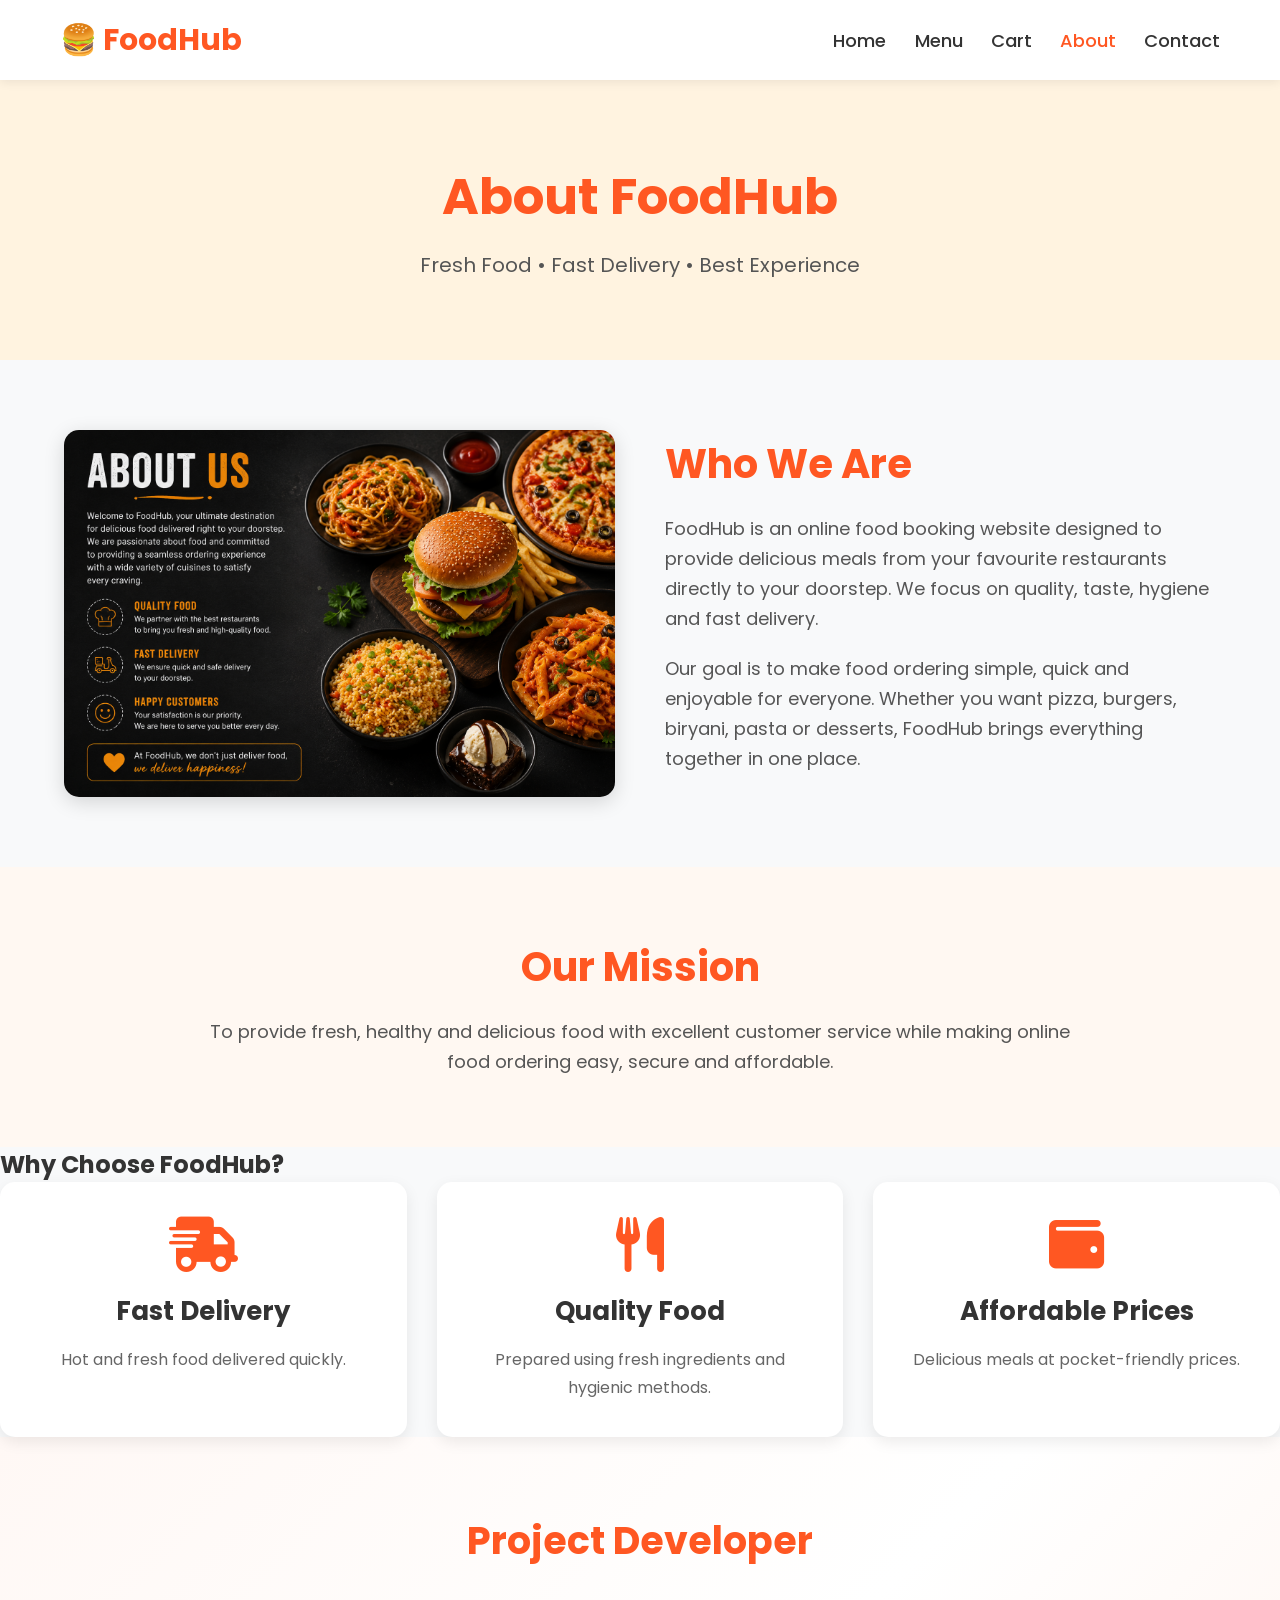
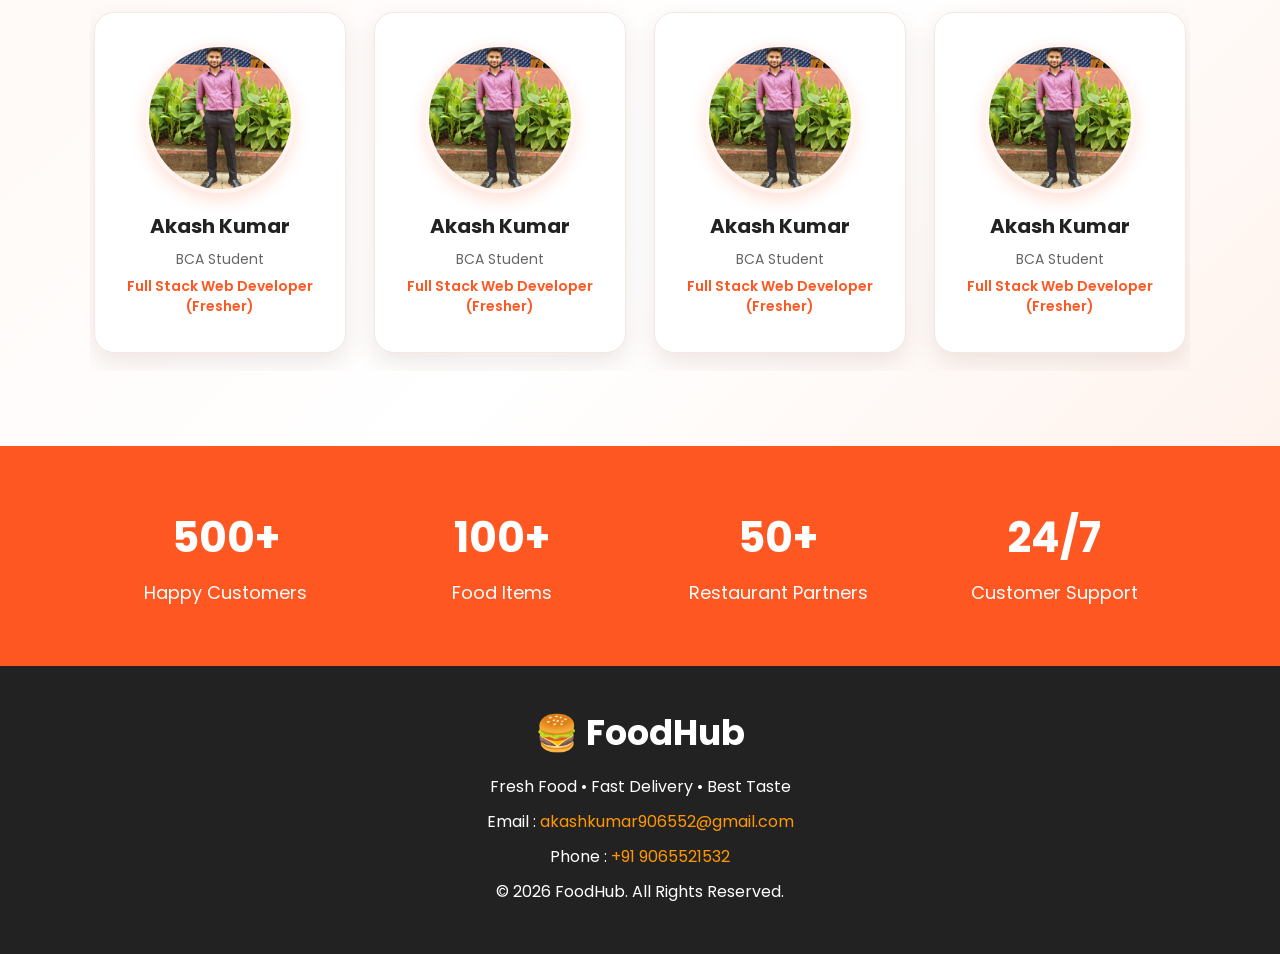
<file: about.html>
<!DOCTYPE html>
<html lang="en">
<head>
    <meta charset="UTF-8">
    <meta name="viewport" content="width=device-width, initial-scale=1.0">
    <title>FoodHub | About Us</title>

    <link rel="stylesheet" href="style.css">

    <link rel="stylesheet"
    href="https://cdnjs.cloudflare.com/ajax/libs/font-awesome/6.5.2/css/all.min.css">
</head>
<body>

    <!-- ================= NAVBAR ================= -->

    <header>

        <nav id="navbar">

            <div class="logo">
                <h2>🍔 FoodHub</h2>
            </div>

            <ul class="nav-links">
                <li><a href="index.html">Home</a></li>
                <li><a href="menu.html">Menu</a></li>
                <li><a href="cart.html">Cart</a></li>
                <li><a href="about.html" class="active">About</a></li>
                <li><a href="contact.html">Contact</a></li>
            </ul>

        </nav>

    </header>

    <!-- ================= ABOUT HEADER ================= -->

    <section class="about-header">

        <h1>About FoodHub</h1>

        <p>
            Fresh Food • Fast Delivery • Best Experience
        </p>

    </section>

    <!-- ================= ABOUT CONTENT ================= -->

    <section class="about-container">

        <div class="about-image">

            <img src="about.png" alt="About FoodHub">

        </div>

        <div class="about-text">

            <h2>Who We Are</h2>

            <p>
                FoodHub is an online food booking website designed to
                provide delicious meals from your favourite restaurants
                directly to your doorstep. We focus on quality, taste,
                hygiene and fast delivery.
            </p>

            <p>
                Our goal is to make food ordering simple, quick and
                enjoyable for everyone. Whether you want pizza,
                burgers, biryani, pasta or desserts, FoodHub brings
                everything together in one place.
            </p>

        </div>

    </section>

    <!-- ================= MISSION ================= -->

    <section class="mission">

        <h2>Our Mission</h2>

        <p>
            To provide fresh, healthy and delicious food with excellent
            customer service while making online food ordering easy,
            secure and affordable.
        </p>

    </section>

    <!-- ================= WHY CHOOSE US ================= -->

    <section class="why-us">

        <h2>Why Choose FoodHub?</h2>

        <div class="why-container">

            <div class="why-box">

                <i class="fa-solid fa-truck-fast"></i>

                <h3>Fast Delivery</h3>

                <p>
                    Hot and fresh food delivered quickly.
                </p>

            </div>

            <div class="why-box">

                <i class="fa-solid fa-utensils"></i>

                <h3>Quality Food</h3>

                <p>
                    Prepared using fresh ingredients and hygienic methods.
                </p>

            </div>

            <div class="why-box">

                <i class="fa-solid fa-wallet"></i>

                <h3>Affordable Prices</h3>

                <p>
                    Delicious meals at pocket-friendly prices.
                </p>

            </div>

        </div>

    </section>

    <!-- ================= TEAM ================= -->

    <section class="team">

        <h2>Project Developer</h2>

        <div id="team">
            <!-- 1st -->
            <div class="team-card">

            <img src="profile.jpg" alt="Developer">

            <h3>Akash Kumar</h3>

            <p>BCA Student</p>

            <p>Full Stack Web Developer (Fresher)</p>

        </div>
        <!-- 2nd -->
          <div class="team-card">

            <img src="profile.jpg" alt="Developer">

            <h3>Akash Kumar</h3>

            <p>BCA Student</p>

            <p>Full Stack Web Developer (Fresher)</p>

        </div>
        <!-- 3rd -->
          <div class="team-card">

            <img src="profile.jpg" alt="Developer">

            <h3>Akash Kumar</h3>

            <p>BCA Student</p>

            <p>Full Stack Web Developer (Fresher)</p>

        </div>
        <!-- 4th -->
          <div class="team-card">

            <img src="profile.jpg" alt="Developer">

            <h3>Akash Kumar</h3>

            <p>BCA Student</p>

            <p>Full Stack Web Developer (Fresher)</p>

        </div>
        </div>

    </section>

    <!-- ================= STATS ================= -->

    <section class="stats">

        <div class="stat-box">

            <h2>500+</h2>

            <p>Happy Customers</p>

        </div>

        <div class="stat-box">

            <h2>100+</h2>

            <p>Food Items</p>

        </div>

        <div class="stat-box">

            <h2>50+</h2>

            <p>Restaurant Partners</p>

        </div>

        <div class="stat-box">

            <h2>24/7</h2>

            <p>Customer Support</p>

        </div>

    </section>

    <!-- ================= FOOTER ================= -->

    <footer>

        <div class="footer-content">

            <h2>🍔 FoodHub</h2>

            <p>Fresh Food • Fast Delivery • Best Taste</p>

            <p>
                Email :
                <a href="mailto:akashkumar906552@gmail.com">
                    akashkumar906552@gmail.com
                </a>
            </p>

            <p>
                Phone :
                <a href="tel:+919065521532">
                    +91 9065521532
                </a>
            </p>

            <p>&copy; 2026 FoodHub. All Rights Reserved.</p>

        </div>

    </footer>

    <script src="script.js"></script>

</body>
</html>
</file>
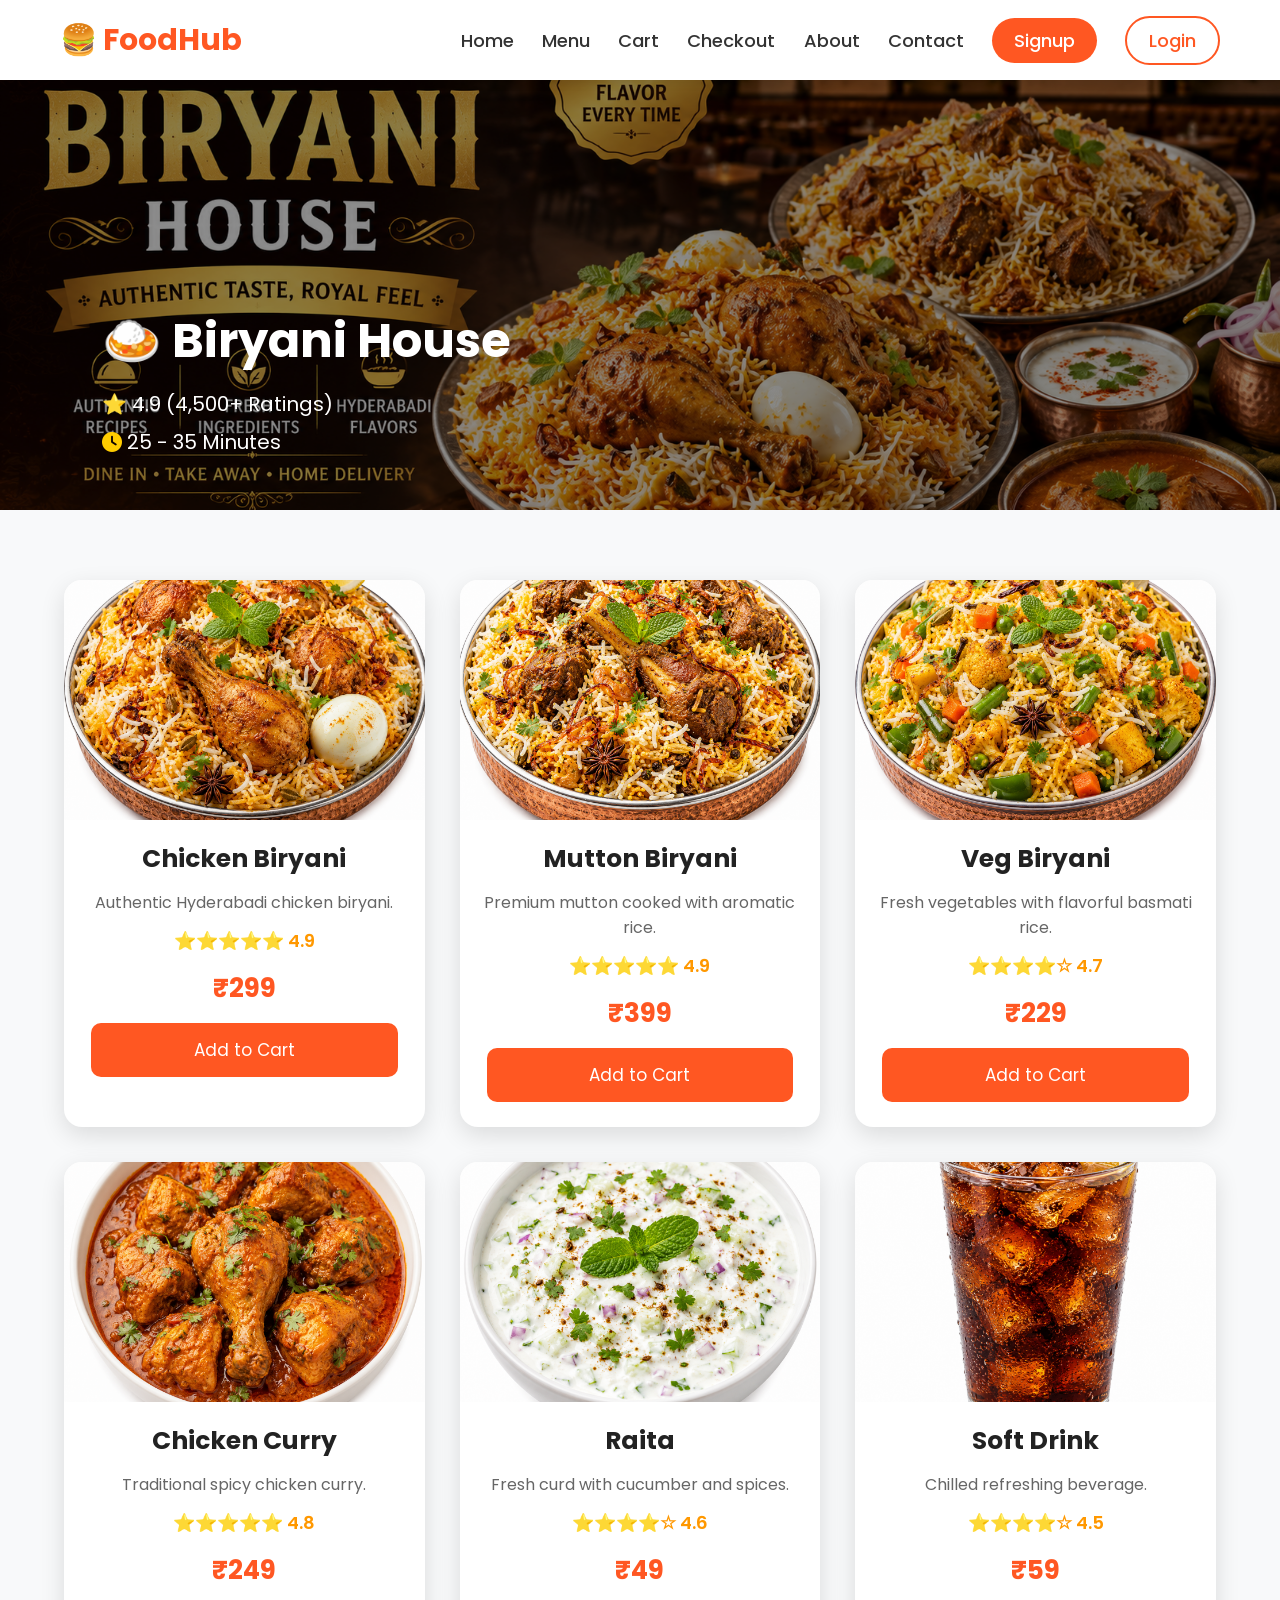
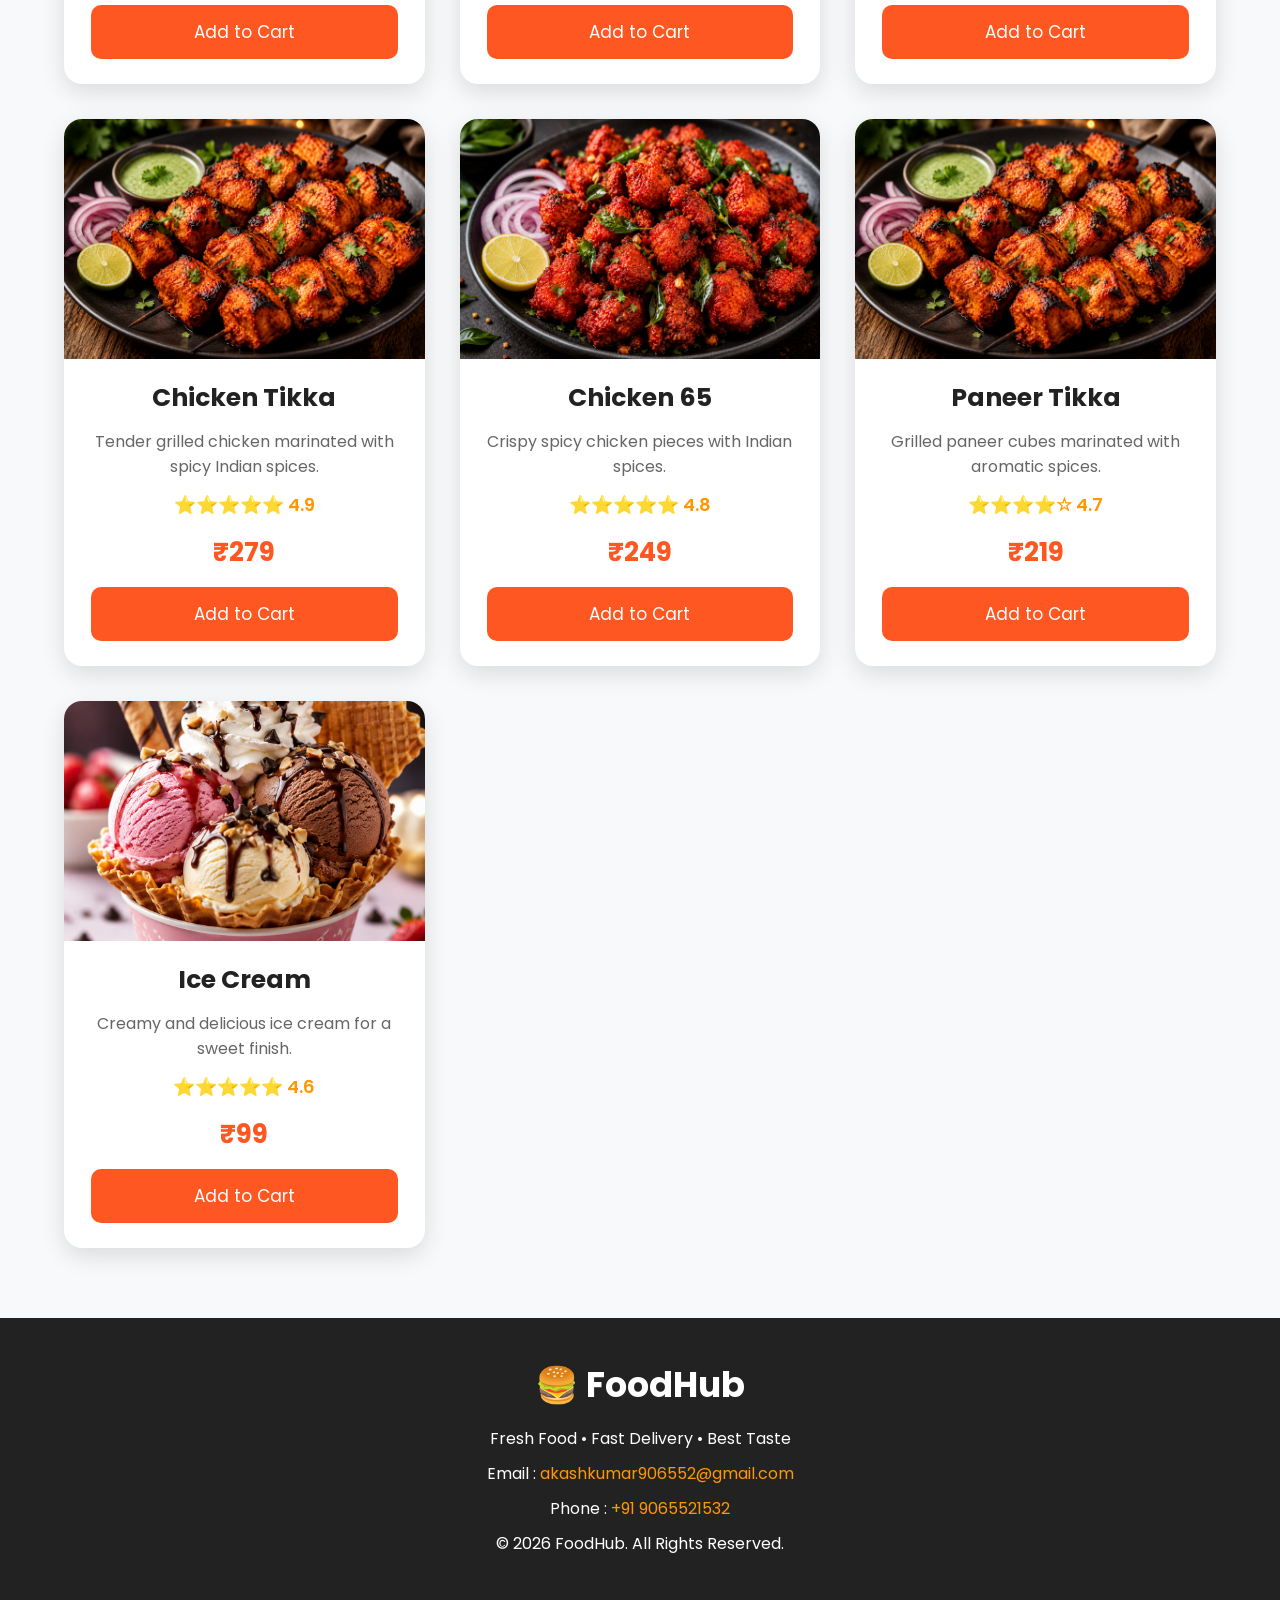
<file: biryani.html>
<!DOCTYPE html>
<html lang="en">

<head>
    <meta charset="UTF-8">
    <meta name="viewport" content="width=device-width, initial-scale=1.0">

    <title>FoodHub | Biryani House</title>

    <!-- CSS -->
    <link rel="stylesheet" href="style.css">

    <!-- Font Awesome -->
    <link rel="stylesheet" href="https://cdnjs.cloudflare.com/ajax/libs/font-awesome/6.5.2/css/all.min.css">
</head>

<body>

    <!-- ================= NAVBAR ================= -->

    <header>

        <nav id="navbar">

            <div class="logo">
                <h2>🍔 FoodHub</h2>
            </div>

            <ul class="nav-links">

                <li>
                    <a href="index.html">Home</a>
                </li>

                <li>
                    <a href="menu.html">Menu</a>
                </li>

                <li>
                    <a href="cart.html">Cart</a>
                </li>

                <li>
                    <a href="checkout.html">Checkout</a>
                </li>

                <li>
                    <a href="about.html">About</a>
                </li>

                <li>
                    <a href="contact.html">Contact</a>
                </li>

                <li>
                    <a href="singup.html" class="signup-btn">Signup</a>
                </li>

                <li>
                    <a href="login.html" class="login-btn">Login</a>
                </li>

            </ul>

        </nav>

    </header>


    <!-- ================= RESTAURANT HEADER ================= -->

    <section class="restaurant-header">

        <img src="biryanihouse/biryani-banner.png" alt="Biryani House Banner">

        <div class="restaurant-details">

            <h1>🍛 Biryani House</h1>

            <p>
                ⭐ 4.9 (4,500+ Ratings)
            </p>

            <p>
                <i class="fa-solid fa-clock"></i>
                25 - 35 Minutes
            </p>

        </div>

    </section>


    <!-- ================= BIRYANI HOUSE MENU ================= -->

    <section class="menu-container">


        <!-- ================= ITEM 1 ================= -->

        <div class="menu-card">

            <img src="biryanihouse/chicken-biryani.png" alt="Chicken Biryani">

            <h3>Chicken Biryani</h3>

            <p>
                Authentic Hyderabadi chicken biryani.
            </p>

            <div class="rating">
                ⭐⭐⭐⭐⭐ 4.9
            </div>

            <h4>₹299</h4>

            <button type="button" class="add-to-cart" data-name="Chicken Biryani" data-price="299"
                data-image="biryanihouse/chicken-biryani.png">
                Add to Cart
            </button>

        </div>


        <!-- ================= ITEM 2 ================= -->

        <div class="menu-card">

            <img src="biryanihouse/mutton-biryani.png" alt="Mutton Biryani">

            <h3>Mutton Biryani</h3>

            <p>
                Premium mutton cooked with aromatic rice.
            </p>

            <div class="rating">
                ⭐⭐⭐⭐⭐ 4.9
            </div>

            <h4>₹399</h4>

            <button type="button" class="add-to-cart" data-name="Mutton Biryani" data-price="399"
                data-image="biryanihouse/mutton-biryani.png">
                Add to Cart
            </button>

        </div>


        <!-- ================= ITEM 3 ================= -->

        <div class="menu-card">

            <img src="biryanihouse/bveg-biryani.png" alt="Veg Biryani">

            <h3>Veg Biryani</h3>

            <p>
                Fresh vegetables with flavorful basmati rice.
            </p>

            <div class="rating">
                ⭐⭐⭐⭐☆ 4.7
            </div>

            <h4>₹229</h4>

            <button type="button" class="add-to-cart" data-name="Veg Biryani" data-price="229"
                data-image="biryanihouse/bveg-biryani.png">
                Add to Cart
            </button>

        </div>


        <!-- ================= ITEM 4 ================= -->

        <div class="menu-card">

            <img src="biryanihouse/chicken-curry.png" alt="Chicken Curry">

            <h3>Chicken Curry</h3>

            <p>
                Traditional spicy chicken curry.
            </p>

            <div class="rating">
                ⭐⭐⭐⭐⭐ 4.8
            </div>

            <h4>₹249</h4>

            <button type="button" class="add-to-cart" data-name="Chicken Curry" data-price="249"
                data-image="biryanihouse/chicken-curry.png">
                Add to Cart
            </button>

        </div>


        <!-- ================= ITEM 5 ================= -->

        <div class="menu-card">

            <img src="biryanihouse/raita.png" alt="Raita">

            <h3>Raita</h3>

            <p>
                Fresh curd with cucumber and spices.
            </p>

            <div class="rating">
                ⭐⭐⭐⭐☆ 4.6
            </div>

            <h4>₹49</h4>

            <button type="button" class="add-to-cart" data-name="Raita" data-price="49"
                data-image="biryanihouse/raita.png">
                Add to Cart
            </button>

        </div>


        <!-- ================= ITEM 6 ================= -->

        <div class="menu-card">

            <img src="biryanihouse/soft-drink.png" alt="Soft Drink">

            <h3>Soft Drink</h3>

            <p>
                Chilled refreshing beverage.
            </p>

            <div class="rating">
                ⭐⭐⭐⭐☆ 4.5
            </div>

            <h4>₹59</h4>

            <button type="button" class="add-to-cart" data-name="Biryani House Soft Drink" data-price="59"
                data-image="biryanihouse/soft-drink.png">
                Add to Cart
            </button>

        </div>

        <!-- ================= ITEM 7 ================= -->

        <div class="menu-card">

            <img src="biryanihouse/chicken-tikka.png" alt="Chicken Tikka">

            <h3>Chicken Tikka</h3>

            <p>
                Tender grilled chicken marinated with spicy Indian spices.
            </p>

            <div class="rating">
                ⭐⭐⭐⭐⭐ 4.9
            </div>

            <h4>₹279</h4>

            <button type="button" class="add-to-cart" data-name="Chicken Tikka" data-price="279"
                data-image="biryanihouse/chicken-tikka.png">
                Add to Cart
            </button>

        </div>


        <!-- ================= ITEM 8 ================= -->

        <div class="menu-card">

            <img src="biryanihouse/chicken65.png" alt="Chicken 65">

            <h3>Chicken 65</h3>

            <p>
                Crispy spicy chicken pieces with Indian spices.
            </p>

            <div class="rating">
                ⭐⭐⭐⭐⭐ 4.8
            </div>

            <h4>₹249</h4>

            <button type="button" class="add-to-cart" data-name="Chicken 65" data-price="249"
                data-image="biryanihouse/chicken-65.png">
                Add to Cart
            </button>

        </div>


        <!-- ================= ITEM 9 ================= -->

        <div class="menu-card">

            <img src="biryanihouse/chicken-tikka.png" alt="Paneer Tikka">

            <h3>Paneer Tikka</h3>

            <p>
                Grilled paneer cubes marinated with aromatic spices.
            </p>

            <div class="rating">
                ⭐⭐⭐⭐☆ 4.7
            </div>

            <h4>₹219</h4>

            <button type="button" class="add-to-cart" data-name="Paneer Tikka" data-price="219"
                data-image="biryanihouse/paneer-tikka.png">
                Add to Cart
            </button>

        </div>


        <!-- ================= ITEM 10 ================= -->

        <div class="menu-card">

            <img src="biryanihouse/ice-cream.png" alt="Ice Cream">

            <h3>Ice Cream</h3>

            <p>
                Creamy and delicious ice cream for a sweet finish.
            </p>

            <div class="rating">
                ⭐⭐⭐⭐⭐ 4.6
            </div>

            <h4>₹99</h4>

            <button type="button" class="add-to-cart" data-name="Ice Cream" data-price="99"
                data-image="biryanihouse/ice-cream.png">
                Add to Cart
            </button>

        </div>


    </section>


    <!-- ================= FOOTER ================= -->

    <footer>

        <div class="footer-content">

            <h2>🍔 FoodHub</h2>

            <p>
                Fresh Food • Fast Delivery • Best Taste
            </p>

            <p>
                Email :
                <a href="mailto:akashkumar906552@gmail.com">
                    akashkumar906552@gmail.com
                </a>
            </p>

            <p>
                Phone :
                <a href="tel:+919065521532">
                    +91 9065521532
                </a>
            </p>

            <p>
                &copy; 2026 FoodHub. All Rights Reserved.
            </p>

        </div>

    </footer>


    <!-- ================= SCRIPT ================= -->

    <script src="script.js"></script>

</body>

</html>
</file>
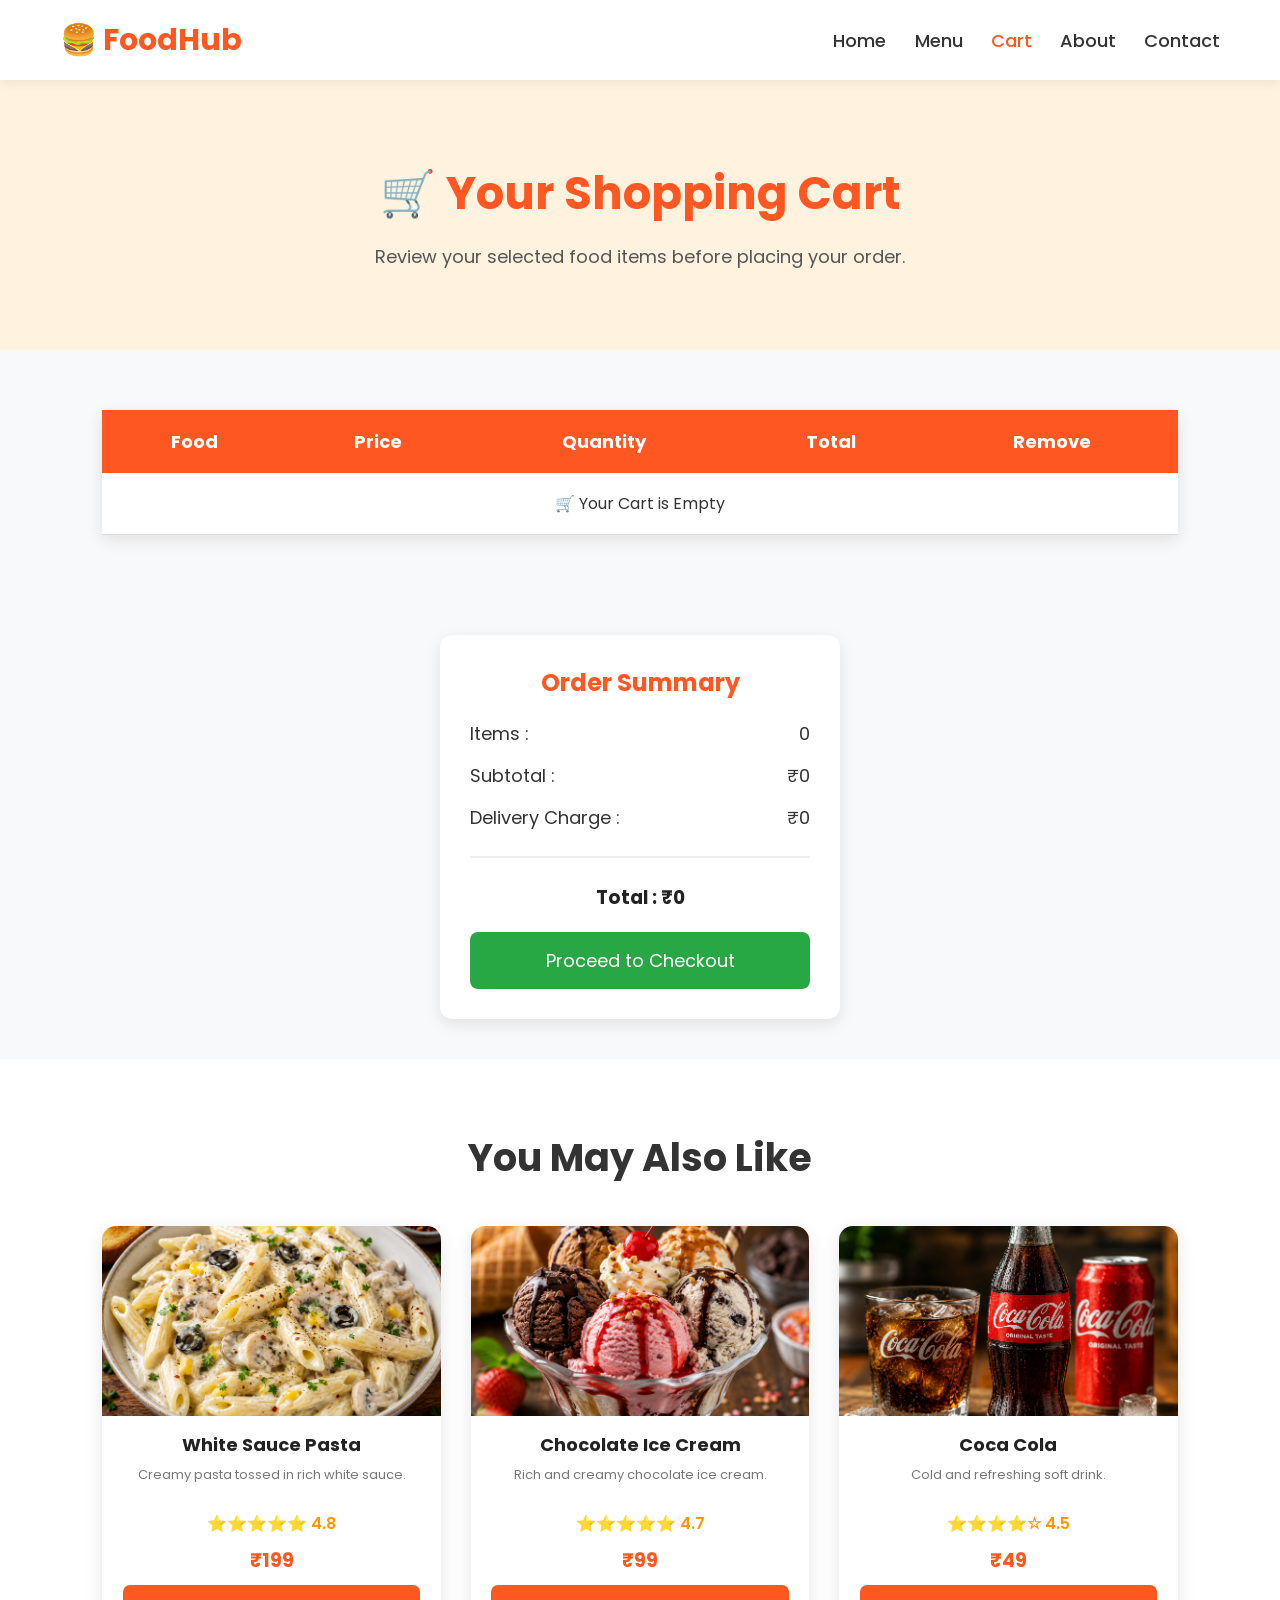
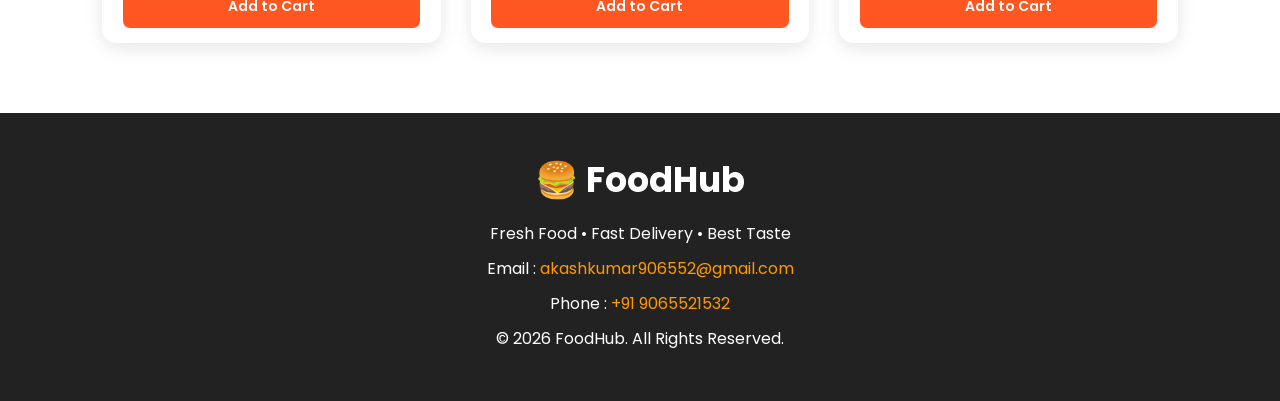
<file: cart.html>
<!DOCTYPE html>
<html lang="en">
<head>
    <meta charset="UTF-8">
    <meta name="viewport" content="width=device-width, initial-scale=1.0">
    <title>FoodHub | Cart</title>

    <link rel="stylesheet" href="style.css">

    <link rel="stylesheet"
    href="https://cdnjs.cloudflare.com/ajax/libs/font-awesome/6.5.2/css/all.min.css">
</head>
<body>

    <!-- ================= NAVBAR ================= -->

    <header>

        <nav id="navbar">

            <div class="logo">
                <h2>🍔 FoodHub</h2>
            </div>

            <ul class="nav-links">

                <li><a href="index.html">Home</a></li>

                <li><a href="menu.html">Menu</a></li>

                <li><a href="cart.html" class="active">Cart</a></li>

                <li><a href="about.html">About</a></li>

                <li><a href="contact.html">Contact</a></li>

            </ul>

        </nav>

    </header>

    <!-- ================= CART HEADER ================= -->

    <section class="cart-header">

        <h1>🛒 Your Shopping Cart</h1>

        <p>Review your selected food items before placing your order.</p>

    </section>

    <!-- ================= CART TABLE ================= -->

    <section class="cart-section">

        <table>

            <thead>

                <tr>

                    <th>Food</th>

                    <th>Price</th>

                    <th>Quantity</th>

                    <th>Total</th>

                    <th>Remove</th>

                </tr>

            </thead>

            <tbody>

                <tr>

                    <td>Cheese Pizza</td>

                    <td>₹249</td>

                    <td>
                        <input type="number" value="1" min="1">
                    </td>

                    <td>₹249</td>

                    <td>
                        <button>Remove</button>
                    </td>

                </tr>

                <tr>

                    <td>Chicken Burger</td>

                    <td>₹159</td>

                    <td>
                        <input type="number" value="2" min="1">
                    </td>

                    <td>₹318</td>

                    <td>
                        <button>Remove</button>
                    </td>

                </tr>

            </tbody>

        </table>

    </section>

    <!-- ================= BILL SUMMARY ================= -->

    <section class="bill-summary">

        <h2>Order Summary</h2>

        <p>Items : <span>2</span></p>

        <p>Subtotal : <span>₹567</span></p>

        <p>Delivery Charge : <span>₹40</span></p>

        <hr>

        <h3>Total : ₹607</h3>

        <button class="checkout-btn">
           <a href="checkout.html"> Proceed to Checkout</a>
        </button>

    </section>

    <!-- ================= RECOMMENDED ================= -->

    <section class="recommended">

        <h2>You May Also Like</h2>

        <div class="recommend-container">

            <div class="food-card">

                <img src="pasta.png" alt="Pasta">

                <h3>White Sauce Pasta</h3>

                <p>Creamy pasta tossed in rich white sauce.</p>

                <div class="rating">⭐⭐⭐⭐⭐ 4.8</div>

                <span class="price">₹199</span>

                <button type="button" class="add-to-cart" data-name="White Sauce Pasta" data-price="199" data-image="pasta.png">Add to Cart</button>

            </div>

            <div class="food-card">

                <img src="icecream.png" alt="Ice Cream">

                <h3>Chocolate Ice Cream</h3>

                <p>Rich and creamy chocolate ice cream.</p>

                <div class="rating">⭐⭐⭐⭐⭐ 4.7</div>

                <span class="price">₹99</span>

                <button type="button" class="add-to-cart" data-name="Chocolate Ice Cream" data-price="99" data-image="icecream.png">Add to Cart</button>

            </div>

            <div class="food-card">

                <img src="coke.png" alt="Drink">

                <h3>Coca Cola</h3>

                <p>Cold and refreshing soft drink.</p>

                <div class="rating">⭐⭐⭐⭐☆ 4.5</div>

                <span class="price">₹49</span>

                <button type="button" class="add-to-cart" data-name="Coca Cola" data-price="49" data-image="coke.png">Add to Cart</button>

            </div>

        </div>

    </section>

    <!-- ================= FOOTER ================= -->

    <footer>

        <div class="footer-content">

            <h2>🍔 FoodHub</h2>

            <p>Fresh Food • Fast Delivery • Best Taste</p>

            <p>
                Email :
                <a href="mailto:akashkumar906552@gmail.com">
                    akashkumar906552@gmail.com
                </a>
            </p>

            <p>
                Phone :
                <a href="tel:+919065521532">
                    +91 9065521532
                </a>
            </p>

            <p>&copy; 2026 FoodHub. All Rights Reserved.</p>

        </div>

    </footer>

    <script src="script.js"></script>

</body>
</html>
</file>
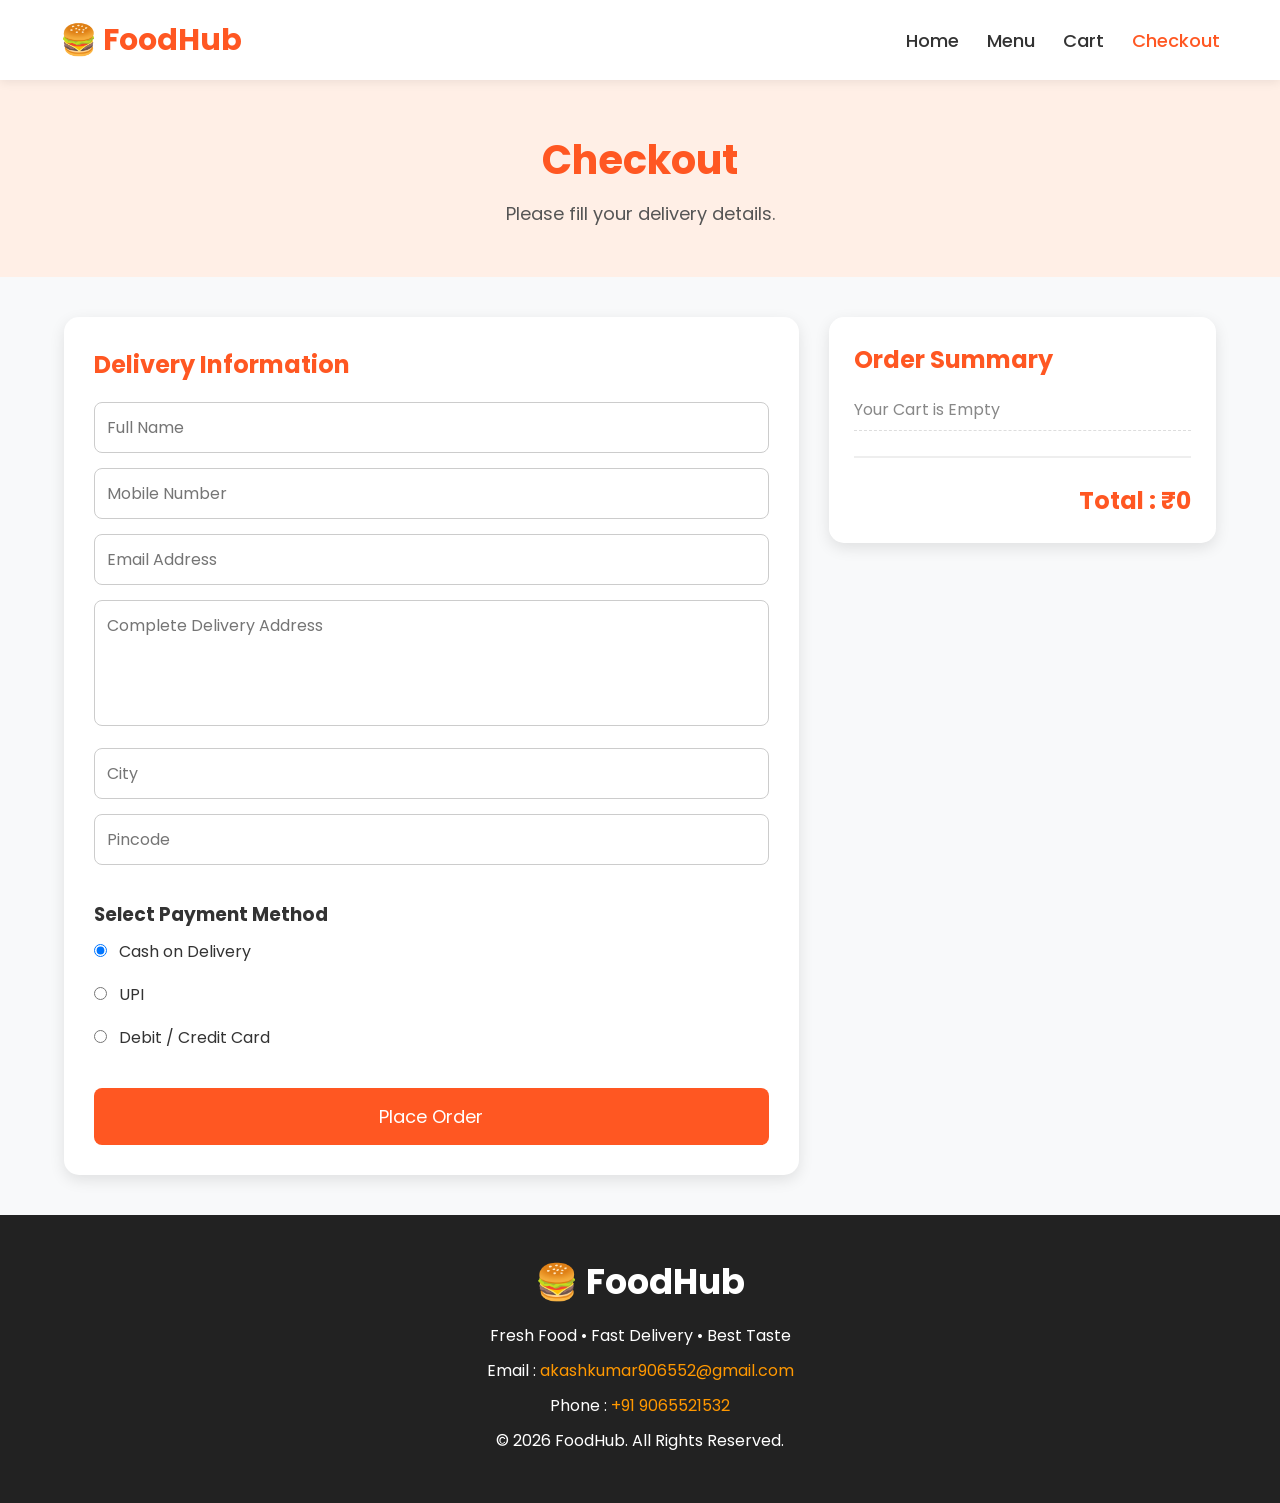
<file: checkout.html>
<!DOCTYPE html>
<html lang="en">

<head>

    <meta charset="UTF-8">

    <meta name="viewport" content="width=device-width, initial-scale=1.0">

    <title>FoodHub | Checkout</title>

    <link rel="stylesheet" href="style.css">

    <link rel="stylesheet"
    href="https://cdnjs.cloudflare.com/ajax/libs/font-awesome/6.5.2/css/all.min.css">

</head>

<body>

    <!-- ================= NAVBAR ================= -->

    <header>

        <nav id="navbar">

            <div class="logo">

                <h2>🍔 FoodHub</h2>

            </div>

            <ul class="nav-links">

                <li><a href="index.html">Home</a></li>

                <li><a href="menu.html">Menu</a></li>

                <li><a href="cart.html">Cart</a></li>

                <li><a href="checkout.html" class="active">Checkout</a></li>

            </ul>

        </nav>

    </header>

    <!-- ================= HEADER ================= -->

    <section class="checkout-header">

        <h1>Checkout</h1>

        <p>Please fill your delivery details.</p>

    </section>

    <!-- ================= CHECKOUT ================= -->

    <section class="checkout-container">

        <div class="checkout-form">

            <h2>Delivery Information</h2>

            <form id="checkoutForm">

                <input
                    type="text"
                    id="name"
                    placeholder="Full Name"
                    required>

                <input
                    type="tel"
                    id="phone"
                    placeholder="Mobile Number"
                    required>

                <input
                    type="email"
                    id="email"
                    placeholder="Email Address"
                    required>

                <textarea
                    id="address"
                    rows="4"
                    placeholder="Complete Delivery Address"
                    required></textarea>

                <input
                    type="text"
                    id="city"
                    placeholder="City"
                    required>

                <input
                    type="text"
                    id="pincode"
                    placeholder="Pincode"
                    required>

                <h3>Select Payment Method</h3>

                <label>

                    <input
                        type="radio"
                        name="payment"
                        value="Cash on Delivery"
                        checked>

                    Cash on Delivery

                </label>

                <label>

                    <input
                        type="radio"
                        name="payment"
                        value="UPI">

                    UPI

                </label>

                <label>

                    <input
                        type="radio"
                        name="payment"
                        value="Card">

                    Debit / Credit Card

                </label>

                <button type="submit">

                    Place Order

                </button>

            </form>

        </div>

        <!-- ORDER SUMMARY -->

        <div class="order-summary">

            <h2>Order Summary</h2>

            <div id="orderItems">

            </div>

            <hr>

            <h3 id="grandTotal">

                Total : ₹0

            </h3>

        </div>

    </section>

    <!-- ================= FOOTER ================= -->

    <footer>

        <div class="footer-content">

            <h2>🍔 FoodHub</h2>

            <p>Fresh Food • Fast Delivery • Best Taste</p>

            <p>

                Email :

                <a href="mailto:akashkumar906552@gmail.com">

                    akashkumar906552@gmail.com

                </a>

            </p>

            <p>

                Phone :

                <a href="tel:+919065521532">

                    +91 9065521532

                </a>

            </p>

            <p>

                &copy; 2026 FoodHub. All Rights Reserved.

            </p>

        </div>

    </footer>

    <script src="script.js"></script>
    <script src="app.js"></script>

</body>

</html>
</file>
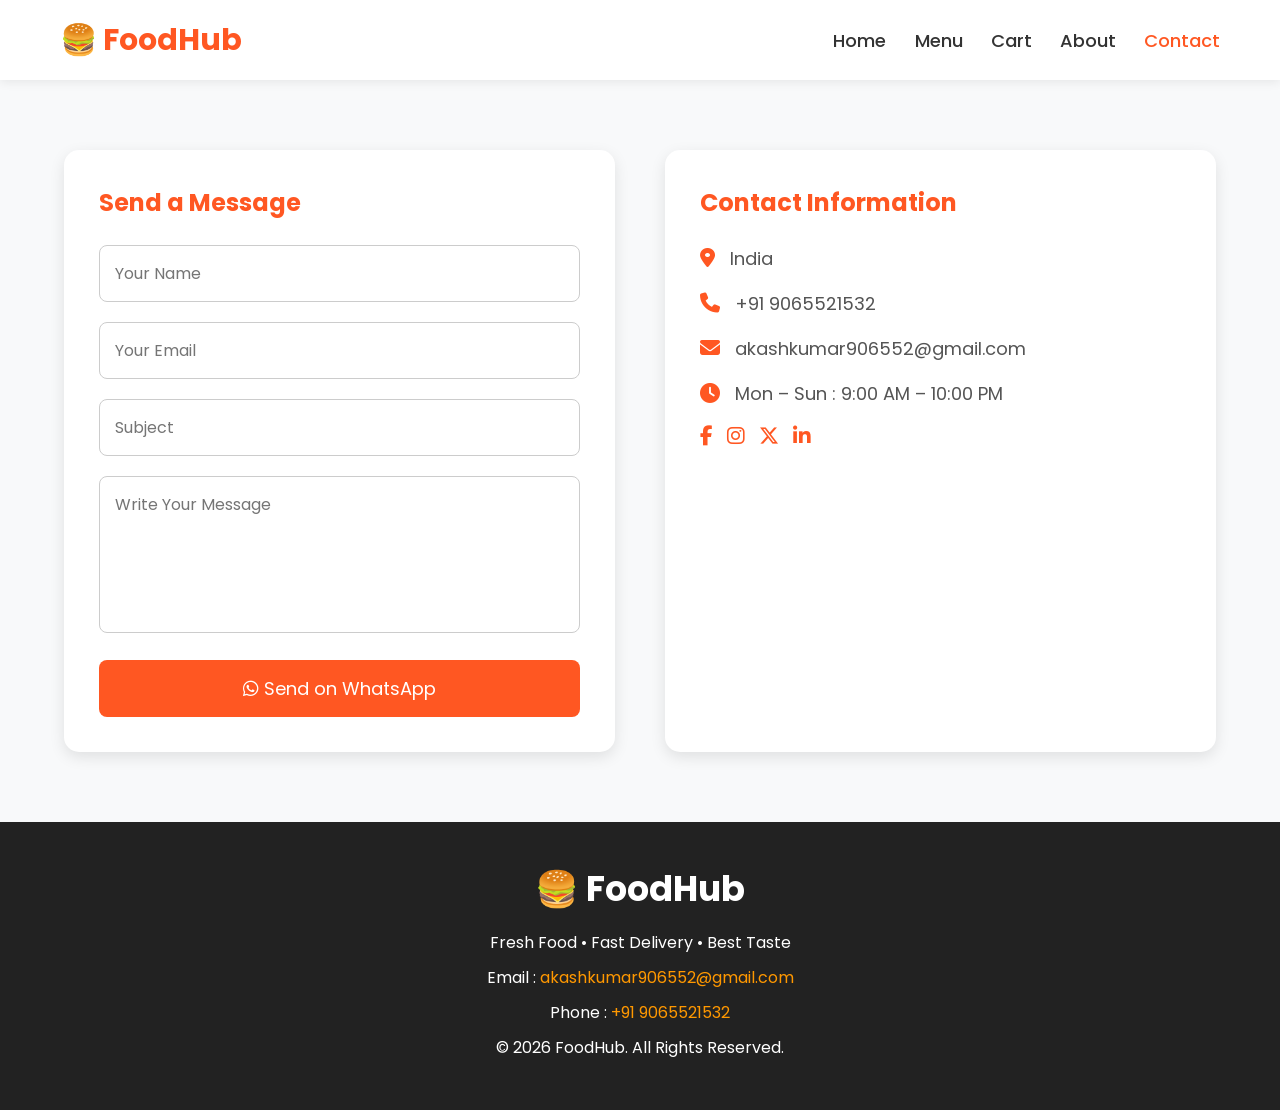
<file: contact.html>
<!DOCTYPE html>
<html lang="en">

<head>
    <meta charset="UTF-8">
    <meta name="viewport" content="width=device-width, initial-scale=1.0">
    <title>FoodHub | Contact Us</title>

    <!-- CSS File -->
    <link rel="stylesheet" href="style.css">

    <!-- Font Awesome Icons -->
    <link rel="stylesheet" href="https://cdnjs.cloudflare.com/ajax/libs/font-awesome/6.5.2/css/all.min.css">
</head>

<body>

    <!-- ================= NAVBAR ================= -->
    <header>
        <nav id="navbar">
            <div class="logo">
                <h2>🍔 FoodHub</h2>
            </div>
            <ul class="nav-links">
                <li><a href="index.html">Home</a></li>
                <li><a href="menu.html">Menu</a></li>
                <li><a href="cart.html">Cart</a></li>
                <li><a href="about.html">About</a></li>
                <li><a href="contact.html" class="active">Contact</a></li>
            </ul>
        </nav>
    </header>

    <!-- ================= CONTACT SECTION ================= -->
    <section class="contact-container">

        <!-- Left: Form -->
        <div class="contact-form">
            <h2>Send a Message</h2>

            <form id="contactForm" onsubmit="event.preventDefault(); sendContactWhatsApp();">
                <input type="text" id="name" placeholder="Your Name" required>
                <input type="email" id="email" placeholder="Your Email" required>
                <input type="text" id="subject" placeholder="Subject" required>
                <textarea id="message" rows="5" placeholder="Write Your Message" required></textarea>

                <button type="button" onclick="sendContactWhatsApp()">
                    <i class="fa-brands fa-whatsapp"></i> Send on WhatsApp
                </button>
            </form>
        </div>

        <!-- Right: Contact Information -->
        <div class="contact-info">
            <h2>Contact Information</h2>

            <div class="info-item">
                <p><i class="fa-solid fa-location-dot"></i> India</p>
                <p><i class="fa-solid fa-phone"></i> +91 9065521532</p>
                <p><i class="fa-solid fa-envelope"></i> akashkumar906552@gmail.com</p>
                <p><i class="fa-solid fa-clock"></i> Mon – Sun : 9:00 AM – 10:00 PM</p>
            </div>

            <div class="social-links">
                <a href="#"><i class="fa-brands fa-facebook-f"></i></a>
                <a href="#"><i class="fa-brands fa-instagram"></i></a>
                <a href="#"><i class="fa-brands fa-x-twitter"></i></a>
                <a href="#"><i class="fa-brands fa-linkedin-in"></i></a>
            </div>
        </div>

    </section>

    <!-- ================= FOOTER ================= -->
    <footer>
        <div class="footer-content">
            <h2>🍔 FoodHub</h2>
            <p>Fresh Food • Fast Delivery • Best Taste</p>
            <p>Email : <a href="mailto:akashkumar906552@gmail.com">akashkumar906552@gmail.com</a></p>
            <p>Phone : <a href="tel:+919065521532">+91 9065521532</a></p>
            <p>&copy; 2026 FoodHub. All Rights Reserved.</p>
        </div>
    </footer>

    <!-- App JS File -->
    <script src="app.js"></script>
</body>

</html>
</file>
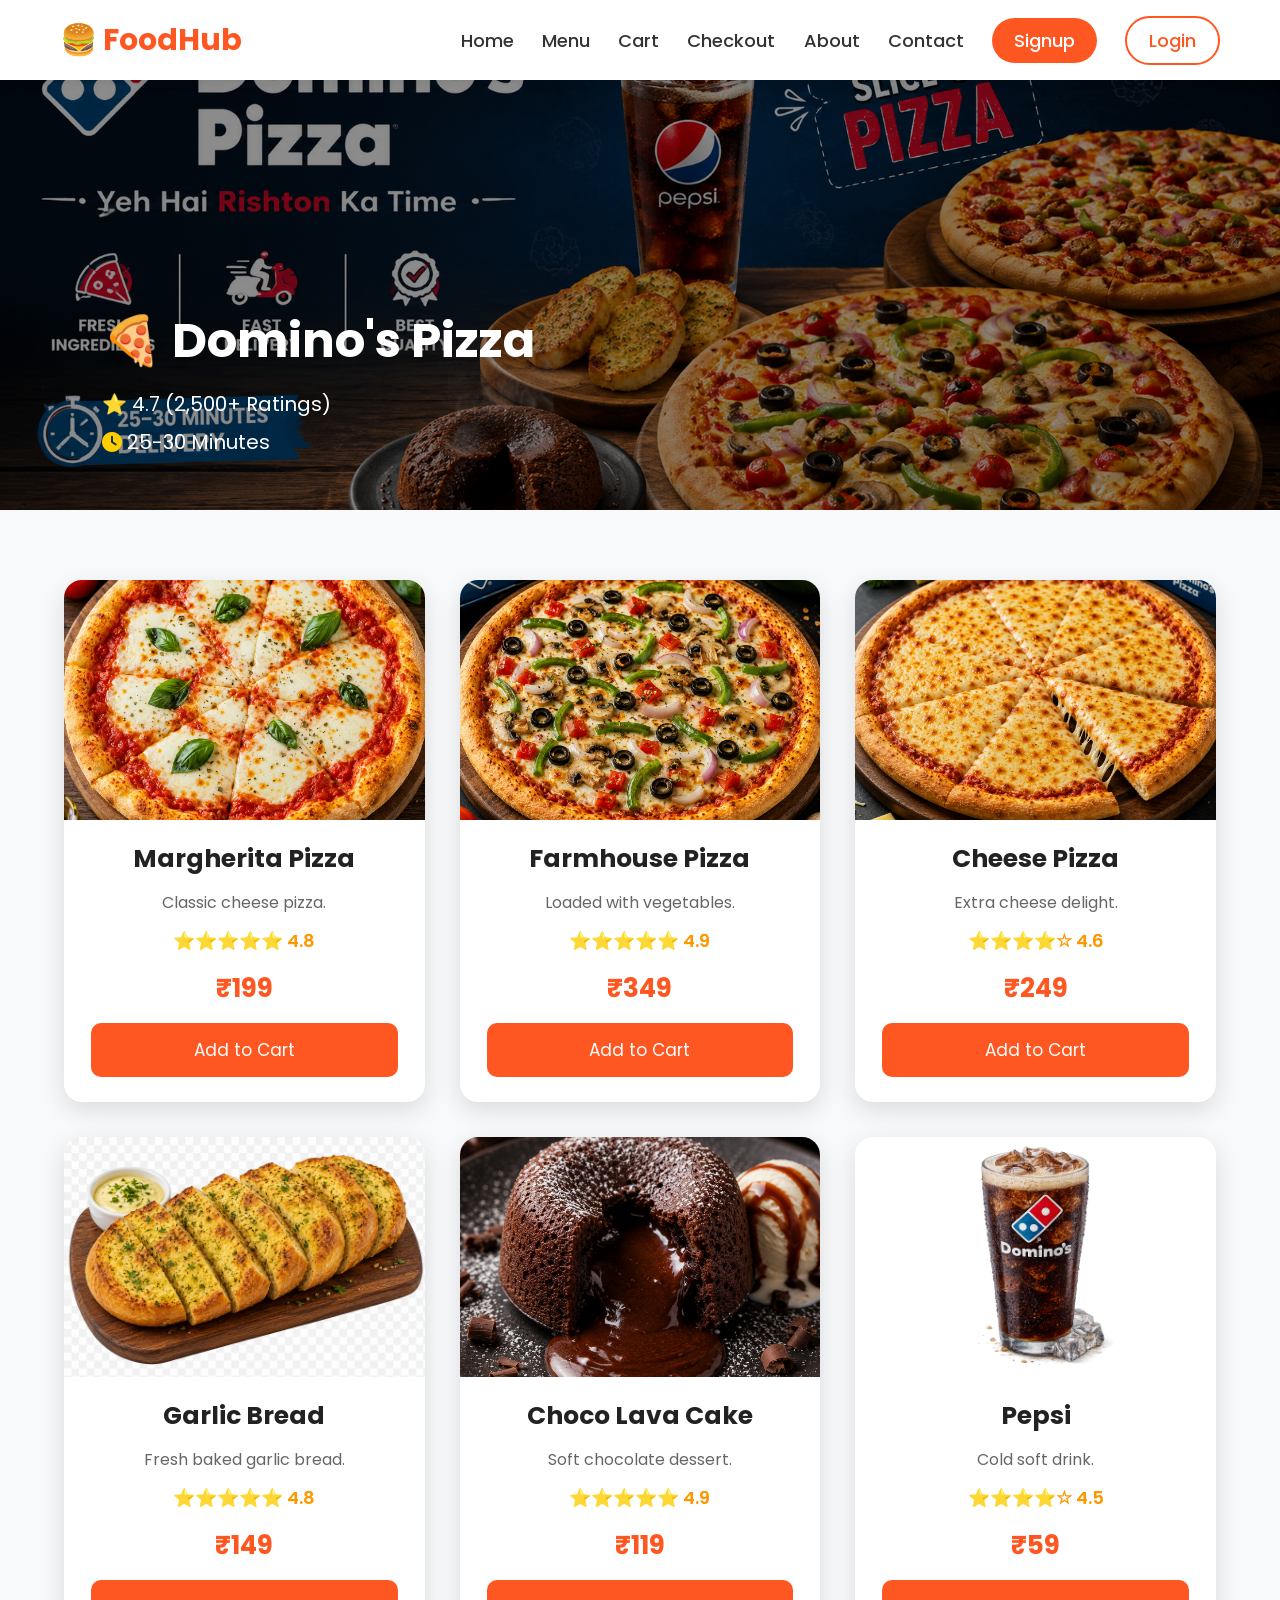
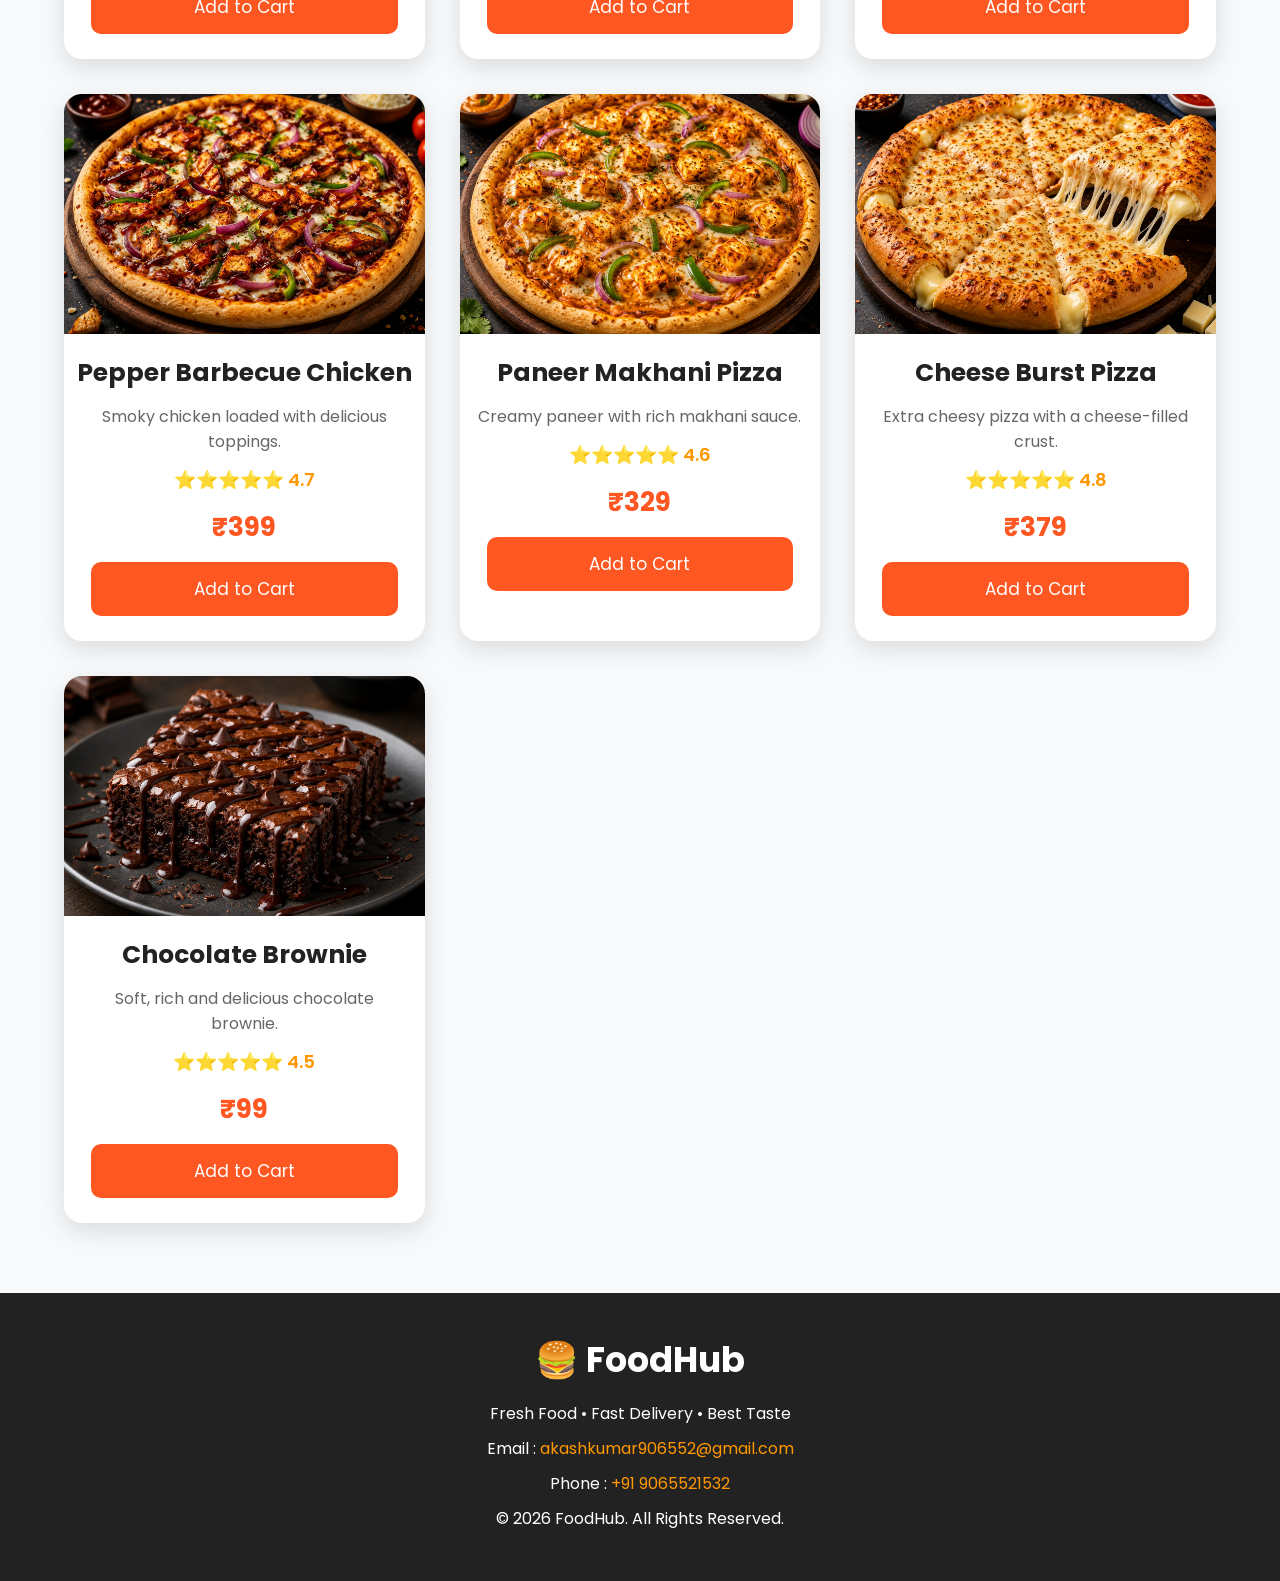
<file: dominos.html>
<!DOCTYPE html>
<html lang="en">

<head>
    <meta charset="UTF-8">
    <meta name="viewport" content="width=device-width, initial-scale=1.0">

    <title>FoodHub | Domino's Pizza</title>

    <!-- CSS -->
    <link rel="stylesheet" href="style.css">

    <!-- Font Awesome -->
    <link rel="stylesheet" href="https://cdnjs.cloudflare.com/ajax/libs/font-awesome/6.5.2/css/all.min.css">

</head>

<body>

    <!-- ================= NAVBAR ================= -->

    <header>

        <nav id="navbar">

            <div class="logo">
                <h2>🍔 FoodHub</h2>
            </div>

            <ul class="nav-links">

                <li>
                    <a href="index.html">Home</a>
                </li>

                <li>
                    <a href="menu.html">Menu</a>
                </li>

                <li>
                    <a href="cart.html">Cart</a>
                </li>

                <li>
                    <a href="checkout.html">Checkout</a>
                </li>

                <li>
                    <a href="about.html">About</a>
                </li>

                <li>
                    <a href="contact.html">Contact</a>
                </li>

                <li>
                    <a href="singup.html" class="signup-btn">Signup</a>
                </li>

                <li>
                    <a href="login.html" class="login-btn">Login</a>
                </li>

            </ul>

        </nav>

    </header>


    <!-- ================= RESTAURANT HEADER ================= -->

    <section class="restaurant-header">

        <img src="dominoes/dominos-banner.png" alt="Domino's Pizza Banner">

        <div class="restaurant-details">

            <h1>🍕 Domino's Pizza</h1>

            <p>
                ⭐ 4.7 (2,500+ Ratings)
            </p>

            <p>
                <i class="fa-solid fa-clock"></i>
                25-30 Minutes
            </p>

        </div>

    </section>


    <!-- ================= DOMINO'S MENU ================= -->

    <section class="menu-container">


        <!-- ================= ITEM 1 ================= -->

        <div class="menu-card">

            <img src="dominoes/margherita.png" alt="Margherita Pizza">

            <h3>Margherita Pizza</h3>

            <p>
                Classic cheese pizza.
            </p>

            <div class="rating">
                ⭐⭐⭐⭐⭐ 4.8
            </div>

            <h4>₹199</h4>

            <button type="button" class="add-to-cart" data-name="Margherita Pizza" data-price="199"
                data-image="dominoes/margherita.png">

                Add to Cart

            </button>

        </div>


        <!-- ================= ITEM 2 ================= -->

        <div class="menu-card">

            <img src="dominoes/farmhose.png" alt="Farmhouse Pizza">

            <h3>Farmhouse Pizza</h3>

            <p>
                Loaded with vegetables.
            </p>

            <div class="rating">
                ⭐⭐⭐⭐⭐ 4.9
            </div>

            <h4>₹349</h4>

            <button type="button" class="add-to-cart" data-name="Farmhouse Pizza" data-price="349"
                data-image="dominoes/farmhose.png">

                Add to Cart

            </button>

        </div>


        <!-- ================= ITEM 3 ================= -->

        <div class="menu-card">

            <img src="dominoes/cheese-pizza.png" alt="Cheese Pizza">

            <h3>Cheese Pizza</h3>

            <p>
                Extra cheese delight.
            </p>

            <div class="rating">
                ⭐⭐⭐⭐☆ 4.6
            </div>

            <h4>₹249</h4>

            <button type="button" class="add-to-cart" data-name="Cheese Pizza" data-price="249"
                data-image="dominoes/cheese-pizza.png">

                Add to Cart

            </button>

        </div>


        <!-- ================= ITEM 4 ================= -->

        <div class="menu-card">

            <img src="dominoes/garlic-bread.png" alt="Garlic Bread">

            <h3>Garlic Bread</h3>

            <p>
                Fresh baked garlic bread.
            </p>

            <div class="rating">
                ⭐⭐⭐⭐⭐ 4.8
            </div>

            <h4>₹149</h4>

            <button type="button" class="add-to-cart" data-name="Garlic Bread" data-price="149"
                data-image="dominoes/garlic-bread.png">

                Add to Cart

            </button>

        </div>


        <!-- ================= ITEM 5 ================= -->

        <div class="menu-card">

            <img src="dominoes/choco-lava.png" alt="Choco Lava Cake">

            <h3>Choco Lava Cake</h3>

            <p>
                Soft chocolate dessert.
            </p>

            <div class="rating">
                ⭐⭐⭐⭐⭐ 4.9
            </div>

            <h4>₹119</h4>

            <button type="button" class="add-to-cart" data-name="Choco Lava Cake" data-price="119"
                data-image="dominoes/choco-lava.png">

                Add to Cart

            </button>

        </div>


        <!-- ================= ITEM 6 ================= -->

        <div class="menu-card">

            <img src="dominoes/pepsi.png" alt="Pepsi">

            <h3>Pepsi</h3>

            <p>
                Cold soft drink.
            </p>

            <div class="rating">
                ⭐⭐⭐⭐☆ 4.5
            </div>

            <h4>₹59</h4>

            <button type="button" class="add-to-cart" data-name="Domino's Pepsi" data-price="59"
                data-image="dominoes/pepsi.png">

                Add to Cart

            </button>

        </div>


        <!-- =================================================
             NEW ITEM 7
        ================================================== -->

        <div class="menu-card">

            <img src="dominoes/Pepper Barbecue Chicken.png" alt="Pepper Barbecue Chicken">

            <h3>Pepper Barbecue Chicken</h3>

            <p>
                Smoky chicken loaded with delicious toppings.
            </p>

            <div class="rating">
                ⭐⭐⭐⭐⭐ 4.7
            </div>

            <h4>₹399</h4>

            <button type="button" class="add-to-cart" data-name="Pepper Barbecue Chicken" data-price="399"
                data-image="dominoes/Pepper Barbecue Chicken.png">

                Add to Cart

            </button>

        </div>


        <!-- =================================================
             NEW ITEM 8
        ================================================== -->

        <div class="menu-card">

            <img src="dominoes/Paneer Makhani Pizza.png" alt="Paneer Makhani Pizza">

            <h3>Paneer Makhani Pizza</h3>

            <p>
                Creamy paneer with rich makhani sauce.
            </p>

            <div class="rating">
                ⭐⭐⭐⭐⭐ 4.6
            </div>

            <h4>₹329</h4>

            <button type="button" class="add-to-cart" data-name="Paneer Makhani Pizza" data-price="329"
                data-image="dominoes/Paneer Makhani Pizza.png">

                Add to Cart

            </button>

        </div>


        <!-- =================================================
             NEW ITEM 9
        ================================================== -->

        <div class="menu-card">

            <img src="dominoes/Cheese Burst Pizza.png" alt="Cheese Burst Pizza">

            <h3>Cheese Burst Pizza</h3>

            <p>
                Extra cheesy pizza with a cheese-filled crust.
            </p>

            <div class="rating">
                ⭐⭐⭐⭐⭐ 4.8
            </div>

            <h4>₹379</h4>

            <button type="button" class="add-to-cart" data-name="Cheese Burst Pizza" data-price="379"
                data-image="dominoes/Cheese Burst Pizza.png">

                Add to Cart

            </button>

        </div>


        <!-- =================================================
             NEW ITEM 10
        ================================================== -->

        <div class="menu-card">

            <img src="dominoes/Chocolate Brownie.png" alt="Chocolate Brownie">

            <h3>Chocolate Brownie</h3>

            <p>
                Soft, rich and delicious chocolate brownie.
            </p>

            <div class="rating">
                ⭐⭐⭐⭐⭐ 4.5
            </div>

            <h4>₹99</h4>

            <button type="button" class="add-to-cart" data-name="Chocolate Brownie" data-price="99"
                data-image="dominoes/Chocolate Brownie.png">

                Add to Cart

            </button>

        </div>


    </section>


    <!-- ================= FOOTER ================= -->

    <footer>

        <div class="footer-content">

            <h2>🍔 FoodHub</h2>

            <p>
                Fresh Food • Fast Delivery • Best Taste
            </p>

            <p>
                Email :
                <a href="mailto:akashkumar906552@gmail.com">
                    akashkumar906552@gmail.com
                </a>
            </p>

            <p>
                Phone :
                <a href="tel:+919065521532">
                    +91 9065521532
                </a>
            </p>

            <p>
                &copy; 2026 FoodHub. All Rights Reserved.
            </p>

        </div>

    </footer>


    <!-- ================= SCRIPT ================= -->

    <script src="script.js"></script>

</body>

</html>
</file>
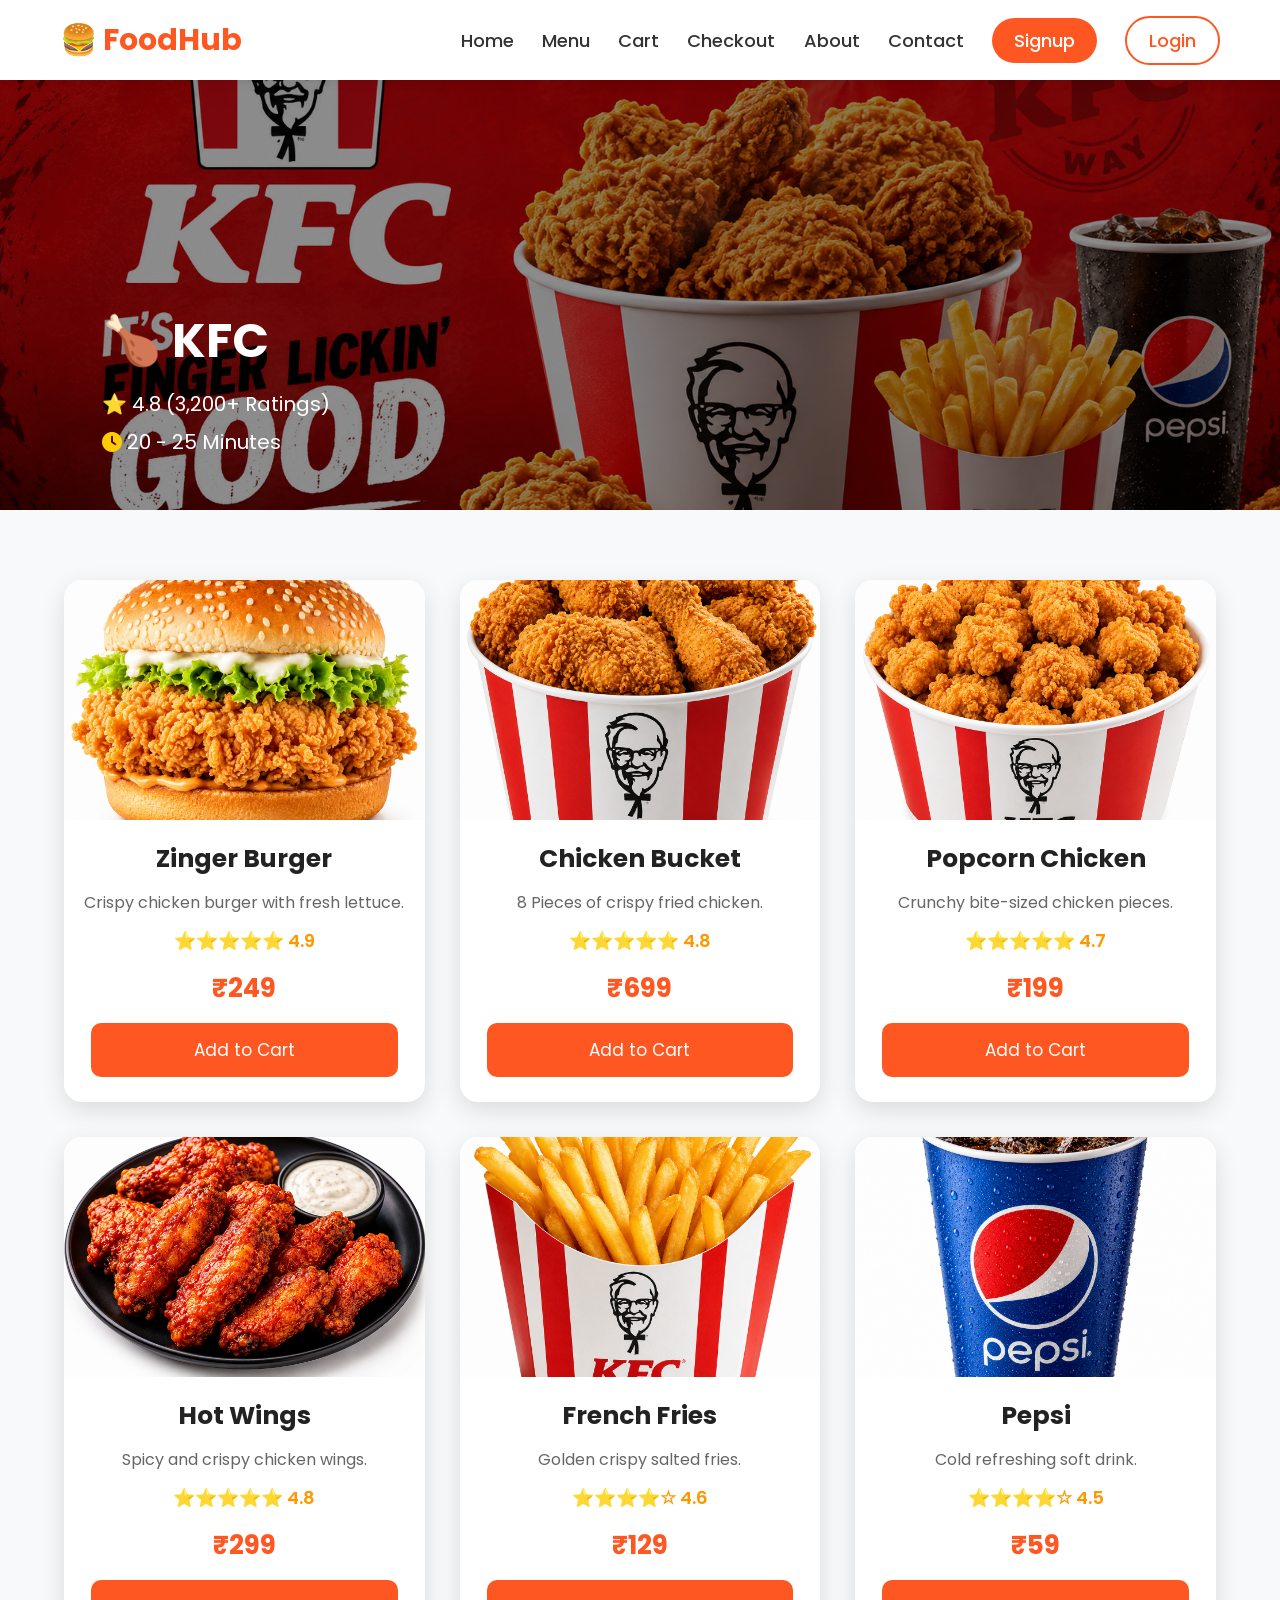
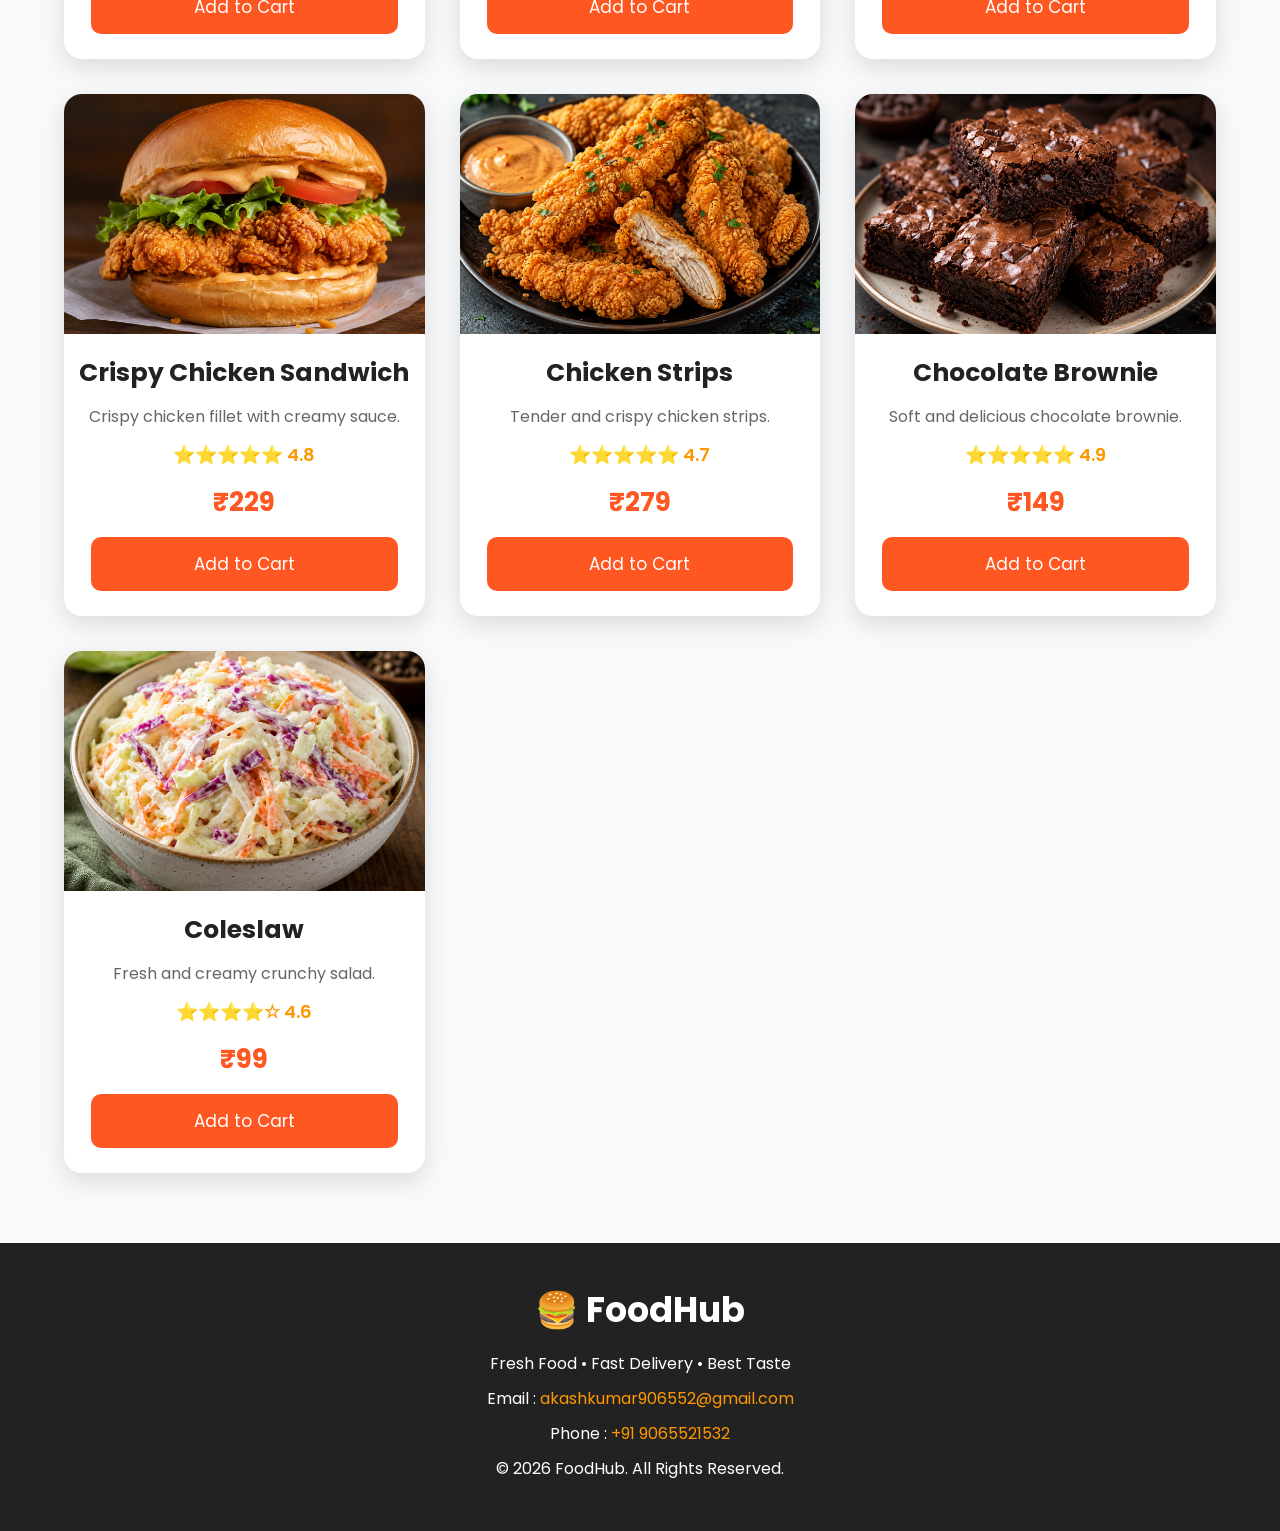
<file: kfc.html>
<!DOCTYPE html>
<html lang="en">

<head>
    <meta charset="UTF-8">
    <meta name="viewport" content="width=device-width, initial-scale=1.0">

    <title>FoodHub | KFC</title>

    <!-- CSS -->
    <link rel="stylesheet" href="style.css">

    <!-- Font Awesome -->
    <link rel="stylesheet" href="https://cdnjs.cloudflare.com/ajax/libs/font-awesome/6.5.2/css/all.min.css">
</head>

<body>

    <!-- ================= NAVBAR ================= -->

    <header>

        <nav id="navbar">

            <div class="logo">
                <h2>🍔 FoodHub</h2>
            </div>

            <ul class="nav-links">

                <li>
                    <a href="index.html">Home</a>
                </li>

                <li>
                    <a href="menu.html">Menu</a>
                </li>

                <li>
                    <a href="cart.html">Cart</a>
                </li>

                <li>
                    <a href="checkout.html">Checkout</a>
                </li>

                <li>
                    <a href="about.html">About</a>
                </li>

                <li>
                    <a href="contact.html">Contact</a>
                </li>

                <li>
                    <a href="singup.html" class="signup-btn">Signup</a>
                </li>

                <li>
                    <a href="login.html" class="login-btn">Login</a>
                </li>

            </ul>

        </nav>

    </header>


    <!-- ================= RESTAURANT HEADER ================= -->

    <section class="restaurant-header">

        <img src="kfc/kfc-banner.png" alt="KFC Banner">

        <div class="restaurant-details">

            <h1>🍗 KFC</h1>

            <p>
                ⭐ 4.8 (3,200+ Ratings)
            </p>

            <p>
                <i class="fa-solid fa-clock"></i>
                20 - 25 Minutes
            </p>

        </div>

    </section>


    <!-- ================= KFC MENU ================= -->

    <section class="menu-container">


        <!-- ================= ITEM 1 ================= -->

        <div class="menu-card">

            <img src="kfc/zinger-burger.png" alt="Zinger Burger">

            <h3>Zinger Burger</h3>

            <p>
                Crispy chicken burger with fresh lettuce.
            </p>

            <div class="rating">
                ⭐⭐⭐⭐⭐ 4.9
            </div>

            <h4>₹249</h4>

            <button type="button" class="add-to-cart" data-name="Zinger Burger" data-price="249"
                data-image="kfc/zinger-burger.png">
                Add to Cart
            </button>

        </div>


        <!-- ================= ITEM 2 ================= -->

        <div class="menu-card">

            <img src="kfc/chicken-bucket.png" alt="Chicken Bucket">

            <h3>Chicken Bucket</h3>

            <p>
                8 Pieces of crispy fried chicken.
            </p>

            <div class="rating">
                ⭐⭐⭐⭐⭐ 4.8
            </div>

            <h4>₹699</h4>

            <button type="button" class="add-to-cart" data-name="Chicken Bucket" data-price="699"
                data-image="kfc/chicken-bucket.png">
                Add to Cart
            </button>

        </div>


        <!-- ================= ITEM 3 ================= -->

        <div class="menu-card">

            <img src="kfc/popcorn-chicken.png" alt="Popcorn Chicken">

            <h3>Popcorn Chicken</h3>

            <p>
                Crunchy bite-sized chicken pieces.
            </p>

            <div class="rating">
                ⭐⭐⭐⭐⭐ 4.7
            </div>

            <h4>₹199</h4>

            <button type="button" class="add-to-cart" data-name="Popcorn Chicken" data-price="199"
                data-image="kfc/popcorn-chicken.png">
                Add to Cart
            </button>

        </div>


        <!-- ================= ITEM 4 ================= -->

        <div class="menu-card">

            <img src="kfc/hot-wings.png" alt="Hot Wings">

            <h3>Hot Wings</h3>

            <p>
                Spicy and crispy chicken wings.
            </p>

            <div class="rating">
                ⭐⭐⭐⭐⭐ 4.8
            </div>

            <h4>₹299</h4>

            <button type="button" class="add-to-cart" data-name="Hot Wings" data-price="299"
                data-image="kfc/hot-wings.png">
                Add to Cart
            </button>

        </div>


        <!-- ================= ITEM 5 ================= -->

        <div class="menu-card">

            <img src="kfc/french-fries.png" alt="French Fries">

            <h3>French Fries</h3>

            <p>
                Golden crispy salted fries.
            </p>

            <div class="rating">
                ⭐⭐⭐⭐☆ 4.6
            </div>

            <h4>₹129</h4>

            <button type="button" class="add-to-cart" data-name="French Fries" data-price="129"
                data-image="kfc/french-fries.png">
                Add to Cart
            </button>

        </div>


        <!-- ================= ITEM 6 ================= -->

        <div class="menu-card">

            <img src="kfc/kpepsi.png" alt="Pepsi">

            <h3>Pepsi</h3>

            <p>
                Cold refreshing soft drink.
            </p>

            <div class="rating">
                ⭐⭐⭐⭐☆ 4.5
            </div>

            <h4>₹59</h4>

            <button type="button" class="add-to-cart" data-name="Pepsi" data-price="59" data-image="kfc/kpepsi.png">
                Add to Cart
            </button>

        </div>

        <!-- ================= ITEM 7 ================= -->

        <div class="menu-card">

            <img src="kfc/Crispy Chicken Sandwich.png" alt="Crispy Chicken Sandwich">

            <h3>Crispy Chicken Sandwich</h3>

            <p>
                Crispy chicken fillet with creamy sauce.
            </p>

            <div class="rating">
                ⭐⭐⭐⭐⭐ 4.8
            </div>

            <h4>₹229</h4>

            <button type="button" class="add-to-cart" data-name="Crispy Chicken Sandwich" data-price="229"
                data-image="kfc/crispy-chicken-sandwich.png">
                Add to Cart
            </button>

        </div>


        <!-- ================= ITEM 8 ================= -->

        <div class="menu-card">

            <img src="kfc/Chicken Strips.png" alt="Chicken Strips">

            <h3>Chicken Strips</h3>

            <p>
                Tender and crispy chicken strips.
            </p>

            <div class="rating">
                ⭐⭐⭐⭐⭐ 4.7
            </div>

            <h4>₹279</h4>

            <button type="button" class="add-to-cart" data-name="Chicken Strips" data-price="279"
                data-image="kfc/chicken-strips.png">
                Add to Cart
            </button>

        </div>


        <!-- ================= ITEM 9 ================= -->

        <div class="menu-card">

            <img src="kfc/Chocolate Brownie.png" alt="Chocolate Brownie">

            <h3>Chocolate Brownie</h3>

            <p>
                Soft and delicious chocolate brownie.
            </p>

            <div class="rating">
                ⭐⭐⭐⭐⭐ 4.9
            </div>

            <h4>₹149</h4>

            <button type="button" class="add-to-cart" data-name="Chocolate Brownie" data-price="149"
                data-image="kfc/chocolate-brownie.png">
                Add to Cart
            </button>

        </div>


        <!-- ================= ITEM 10 ================= -->

        <div class="menu-card">

            <img src="kfc/Coleslaw.png" alt="Coleslaw">

            <h3>Coleslaw</h3>

            <p>
                Fresh and creamy crunchy salad.
            </p>

            <div class="rating">
                ⭐⭐⭐⭐☆ 4.6
            </div>

            <h4>₹99</h4>

            <button type="button" class="add-to-cart" data-name="Coleslaw" data-price="99"
                data-image="kfc/coleslaw.png">
                Add to Cart
            </button>

        </div>


    </section>


    <!-- ================= FOOTER ================= -->

    <footer>

        <div class="footer-content">

            <h2>🍔 FoodHub</h2>

            <p>
                Fresh Food • Fast Delivery • Best Taste
            </p>

            <p>
                Email :
                <a href="mailto:akashkumar906552@gmail.com">
                    akashkumar906552@gmail.com
                </a>
            </p>

            <p>
                Phone :
                <a href="tel:+919065521532">
                    +91 9065521532
                </a>
            </p>

            <p>
                &copy; 2026 FoodHub. All Rights Reserved.
            </p>

        </div>

    </footer>


    <!-- ================= SCRIPT ================= -->

    <script src="script.js"></script>

</body>

</html>
</file>
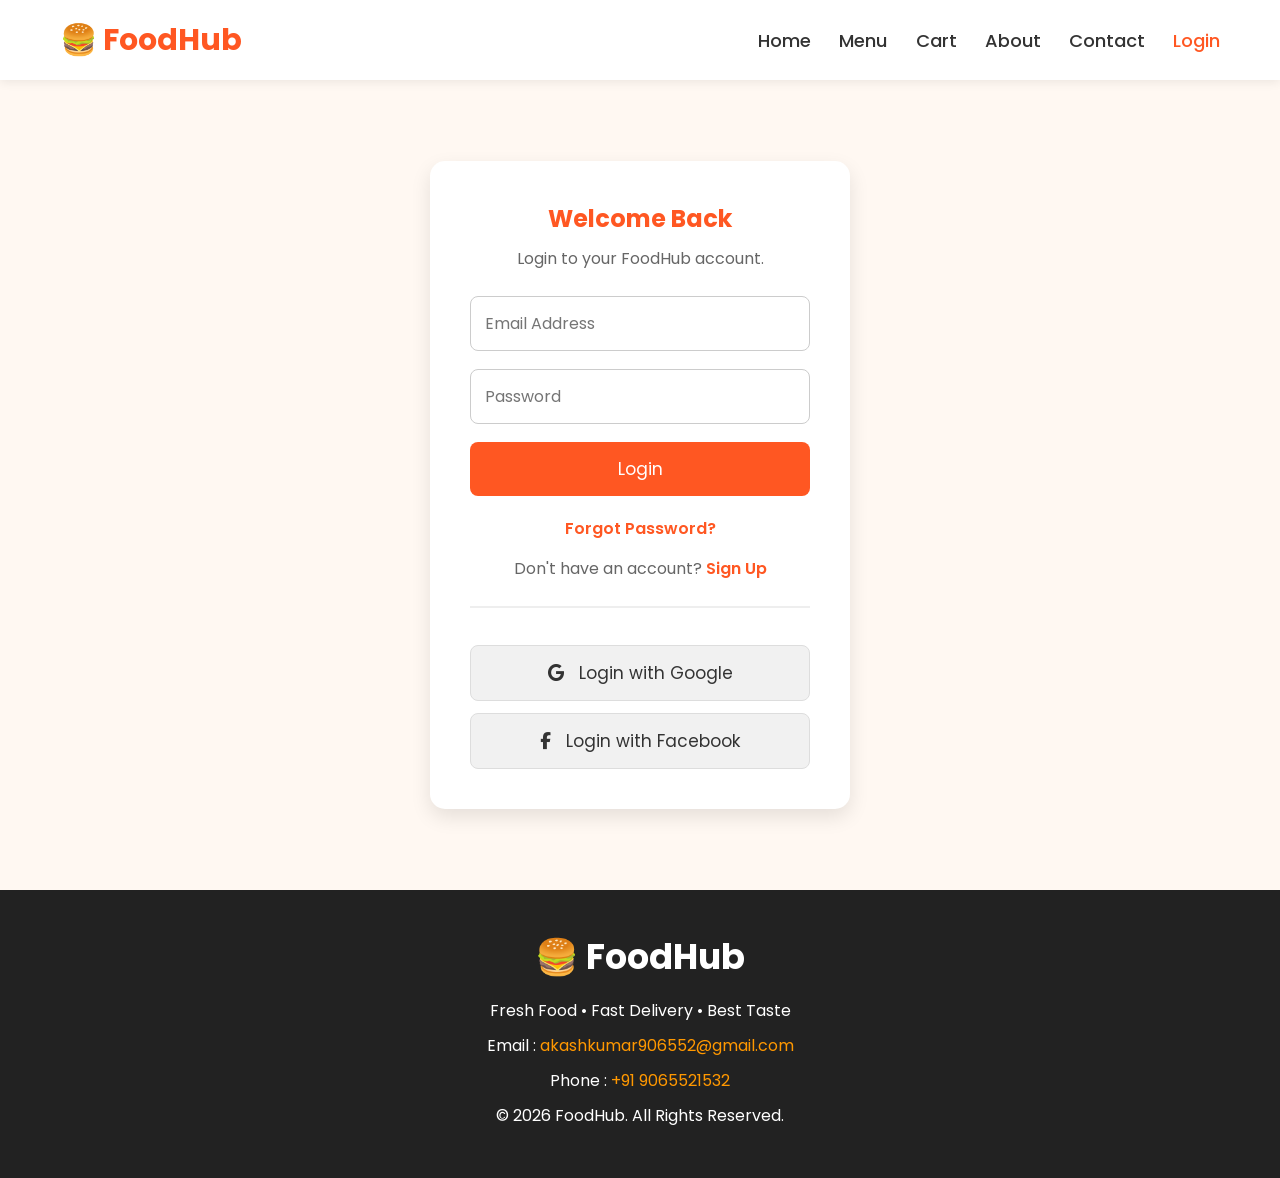
<file: login.html>
<!DOCTYPE html>
<html lang="en">
<head>
    <meta charset="UTF-8">
    <meta name="viewport" content="width=device-width, initial-scale=1.0">
    <title>FoodHub | Login</title>

    <link rel="stylesheet" href="style.css">

    <link rel="stylesheet"
    href="https://cdnjs.cloudflare.com/ajax/libs/font-awesome/6.5.2/css/all.min.css">
</head>
<body>

    <!-- ================= NAVBAR ================= -->

    <header>

        <nav id="navbar">

            <div class="logo">
                <h2>🍔 FoodHub</h2>
            </div>

            <ul class="nav-links">

                <li><a href="index.html">Home</a></li>

                <li><a href="menu.html">Menu</a></li>

                <li><a href="cart.html">Cart</a></li>

                <li><a href="about.html">About</a></li>

                <li><a href="contact.html">Contact</a></li>

                <li><a href="login.html" class="active">Login</a></li>

            </ul>

        </nav>

    </header>

    <!-- ================= LOGIN SECTION ================= -->

    <section class="login-section">

        <div class="login-box">

            <h1>Welcome Back</h1>

            <p>Login to your FoodHub account.</p>

            <form action="#">

                <input
                    type="email"
                    placeholder="Email Address"
                    required>

                <input
                    type="password"
                    placeholder="Password"
                    required>

                <button type="submit">
                    Login
                </button>

            </form>

            <div class="login-links">

                <a href="#">Forgot Password?</a>

                <p>
                    Don't have an account?
                    <a href="signup.html">Sign Up</a>
                </p>

            </div>

            <hr>

            <div class="social-login">

                <button>
                    <i class="fab fa-google"></i>
                    Login with Google
                </button>

                <button>
                    <i class="fab fa-facebook-f"></i>
                    Login with Facebook
                </button>

            </div>

        </div>

    </section>

    <!-- ================= FOOTER ================= -->

    <footer>

        <div class="footer-content">

            <h2>🍔 FoodHub</h2>

            <p>Fresh Food • Fast Delivery • Best Taste</p>

            <p>
                Email :
                <a href="mailto:akashkumar906552@gmail.com">
                    akashkumar906552@gmail.com
                </a>
            </p>

            <p>
                Phone :
                <a href="tel:+919065521532">
                    +91 9065521532
                </a>
            </p>

            <p>&copy; 2026 FoodHub. All Rights Reserved.</p>

        </div>

    </footer>

    <script src="script.js"></script>

</body>
</html>
</file>
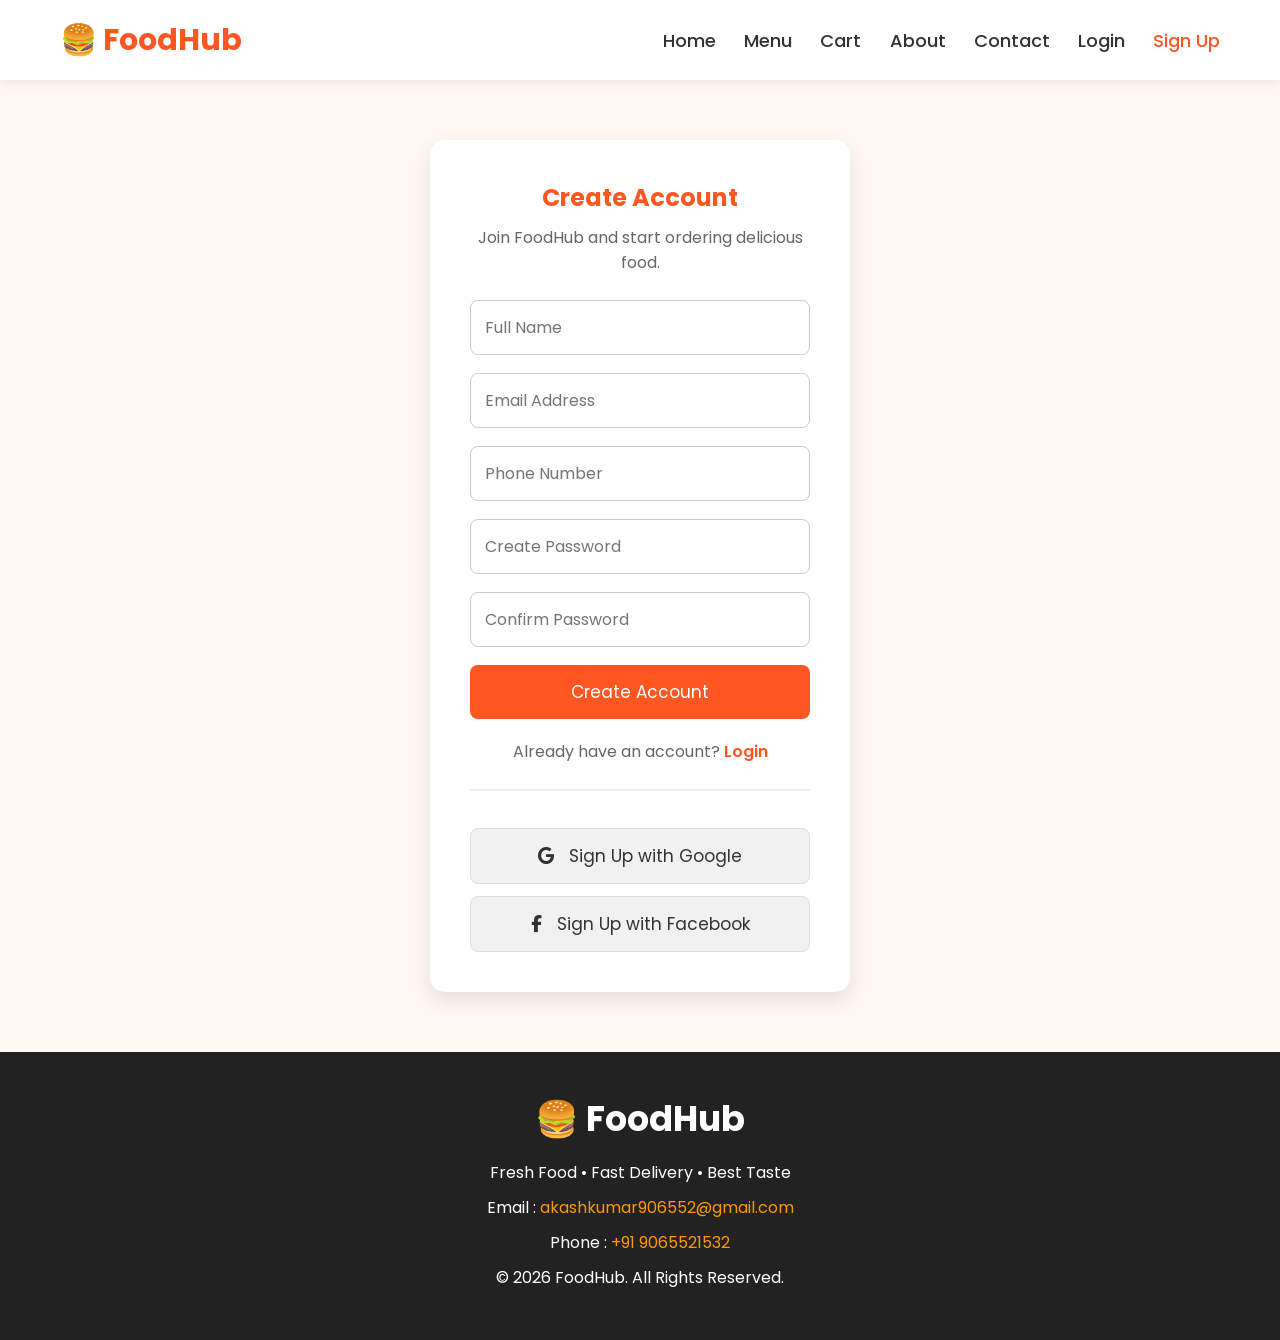
<file: singup.html>
<!DOCTYPE html>
<html lang="en">
<head>
    <meta charset="UTF-8">
    <meta name="viewport" content="width=device-width, initial-scale=1.0">
    <title>FoodHub | Sign Up</title>

    <link rel="stylesheet" href="style.css">

    <link rel="stylesheet"
    href="https://cdnjs.cloudflare.com/ajax/libs/font-awesome/6.5.2/css/all.min.css">
</head>
<body>

    <!-- ================= NAVBAR ================= -->

    <header>

        <nav id="navbar">

            <div class="logo">
                <h2>🍔 FoodHub</h2>
            </div>

            <ul class="nav-links">

                <li><a href="index.html">Home</a></li>

                <li><a href="menu.html">Menu</a></li>

                <li><a href="cart.html">Cart</a></li>

                <li><a href="about.html">About</a></li>

                <li><a href="contact.html">Contact</a></li>

                <li><a href="login.html">Login</a></li>

                <li><a href="signup.html" class="active">Sign Up</a></li>

            </ul>

        </nav>

    </header>

    <!-- ================= SIGNUP SECTION ================= -->

    <section class="signup-section">

        <div class="signup-box">

            <h1>Create Account</h1>

            <p>Join FoodHub and start ordering delicious food.</p>

            <form action="#">

                <input
                    type="text"
                    placeholder="Full Name"
                    required>

                <input
                    type="email"
                    placeholder="Email Address"
                    required>

                <input
                    type="tel"
                    placeholder="Phone Number"
                    required>

                <input
                    type="password"
                    placeholder="Create Password"
                    required>

                <input
                    type="password"
                    placeholder="Confirm Password"
                    required>

                <button type="submit">
                    Create Account
                </button>

            </form>

            <div class="signup-links">

                <p>
                    Already have an account?
                    <a href="login.html">Login</a>
                </p>

            </div>

            <hr>

            <div class="social-signup">

                <button>
                    <i class="fab fa-google"></i>
                    Sign Up with Google
                </button>

                <button>
                    <i class="fab fa-facebook-f"></i>
                    Sign Up with Facebook
                </button>

            </div>

        </div>

    </section>

    <!-- ================= FOOTER ================= -->

    <footer>

        <div class="footer-content">

            <h2>🍔 FoodHub</h2>

            <p>Fresh Food • Fast Delivery • Best Taste</p>

            <p>
                Email :
                <a href="mailto:akashkumar906552@gmail.com">
                    akashkumar906552@gmail.com
                </a>
            </p>

            <p>
                Phone :
                <a href="tel:+919065521532">
                    +91 9065521532
                </a>
            </p>

            <p>&copy; 2026 FoodHub. All Rights Reserved.</p>

        </div>

    </footer>

    <script src="script.js"></script>

</body>
</html>
</file>
<file: style.css>
/* part1 */

/* ===========================
   GOOGLE FONT
=========================== */

@import url('https://fonts.googleapis.com/css2?family=Poppins:wght@300;400;500;600;700&display=swap');

/* ===========================
   RESET
=========================== */

*{
    margin:0;
    padding:0;
    box-sizing:border-box;
    font-family:'Poppins',sans-serif;
}

html{
    scroll-behavior:smooth;
}

body{
    background:#f8f9fa;
    color:#333;
}

/* ===========================
   LINKS
=========================== */

a{
    text-decoration:none;
    color:inherit;
}

ul{
    list-style:none;
}

/* ===========================
   NAVBAR
=========================== */

#navbar{
    width:100%;
    height:80px;
    background:#ffffff;
    display:flex;
    justify-content:space-between;
    align-items:center;
    padding:0 60px;
    box-shadow:0 2px 10px rgba(0,0,0,.08);
    position:sticky;
    top:0;
    z-index:999;
}

.logo h2{
    color:#ff5722;
    font-size:30px;
}

.nav-links{
    display:flex;
    gap:35px;
}

.nav-links li a{
    color:#333;
    font-size:18px;
    font-weight:500;
    transition:.3s;
}

.nav-links li a:hover,
.nav-links li a.active{
    color:#ff5722;
}

/* ===========================
   HERO SECTION
=========================== */

#hero{
    width:100%;
    min-height:90vh;
    display:flex;
    justify-content:space-between;
    align-items:center;
    padding:80px;
    background:#fff8f2;
}

.hero-text{
    width:50%;
}

.hero-text h1{
    font-size:60px;
    line-height:75px;
    color:#222;
    margin-bottom:20px;
}

.hero-text p{
    font-size:20px;
    color:#555;
    line-height:35px;
    margin-bottom:35px;
}

.btn{
display:inline-block;
background:#ff5722;
color:#fff;
padding:15px 35px;
border-radius:8px;
font-size:18px;
transition:.3s;
}

.btn:hover{
background:#e64a19;
transform:translateY(-2px);
}

.hero-image{
width:45%;
text-align:center;
}

.hero-image img{
    width:100%;
    max-width:550px;
}

/* ===========================
   SEARCH
=========================== */

#search{
    padding:70px 10%;
    text-align:center;
}

#search h2{
    font-size:35px;
    margin-bottom:30px;
}

#search .home-search-box {
    width: 60%;
    max-width: 700px;
}

#search .home-search-box input {
    height: 65px;
    font-size: 18px;
}

#search .home-search-box button {
    width: 60px;
    height: 60px;
}

.home-search-results {
    width: min(94%, 980px);
    margin: 20px auto 0;
    display: grid;
    grid-template-columns: repeat(auto-fit, minmax(220px, 1fr));
    gap: 16px;
    text-align: left;
}

.home-search-result {
    display: flex;
    align-items: center;
    min-height: 112px;
    gap: 14px;
    padding: 12px;
    background: #fff;
    border: 1px solid #f1e4df;
    border-radius: 16px;
    color: #222;
    text-decoration: none;
    box-shadow: 0 8px 22px rgba(61, 32, 21, 0.08);
    transition: transform 0.25s ease, box-shadow 0.25s ease, border-color 0.25s ease;
}

.home-search-result:hover { border-color: #ff5722; transform: translateY(-4px); box-shadow: 0 14px 28px rgba(255, 87, 34, 0.16); }

.search-result-image {
    width: 84px;
    height: 84px;
    flex: 0 0 84px;
    overflow: hidden;
    border-radius: 13px;
    background: #fff2ed;
}

.home-search-result img {
    width: 100%;
    height: 100%;
    object-fit: cover;
    transition: transform 0.25s ease;
}

.home-search-result:hover img { transform: scale(1.08); }
.home-search-result span { display: grid; gap: 5px; min-width: 0; }
.home-search-result small { color: #e64a19; font-size: 12px; font-weight: 700; text-transform: uppercase; letter-spacing: 0.4px; }
.home-search-result strong { font-size: 17px; }
.home-search-result em { color: #777; font-size: 13px; font-style: normal; }
.home-search-result em i { color: #ff5722; margin-left: 3px; }
.no-search-result { grid-column: 1 / -1; padding: 22px; color: #777; text-align: center; background: #fff; border-radius: 14px; box-shadow: 0 8px 22px rgba(61, 32, 21, 0.08); }

@media (max-width: 700px) {
    #search .home-search-box, .home-search-results { width: 100%; }
    .home-search-results { grid-template-columns: 1fr; }
}

/* ===========================
   CATEGORY
=========================== */

#category{
    padding:70px 8%;
}

#category h2{
    text-align:center;
    font-size:38px;
    margin-bottom:50px;
}

.category-container{
    display:grid;
    grid-template-columns:repeat(auto-fit,minmax(220px,1fr));
    gap:30px;
}

.card{
    background:#fff;
    border-radius:15px;
    overflow:hidden;
    text-align:center;
    box-shadow:0 5px 20px rgba(0,0,0,.08);
    transition:.3s;
}

.card:hover{
    transform:translateY(-10px);
}

.card img{
    width:100%;
    height:220px;
    object-fit:cover;
}

.card h3{
    padding:20px;
    font-size:24px;
}


/* ===========================
   WHY CHOOSE US
=========================== */

#why-us{
    padding:70px 8%;
    background:#fff8f2;
}

#why-us h2{
    text-align:center;
    font-size:38px;
    margin-bottom:50px;
}

.why-container{
    display:grid;
    grid-template-columns:repeat(auto-fit,minmax(250px,1fr));
    gap:30px;
}

.why-box{
    background:#fff;
    padding:35px;
    border-radius:15px;
    text-align:center;
    box-shadow:0 5px 15px rgba(0,0,0,.08);
}

.why-box i{
    font-size:55px;
    color:#ff5722;
    margin-bottom:20px;
}

.why-box h3{
    margin-bottom:15px;
    font-size:26px;
}

.why-box p{
    color:#666;
    line-height:28px;
}

/* ===========================
   REVIEWS
=========================== */

#reviews{
    padding:70px 8%;
}

#reviews h2{
    text-align:center;
    font-size:38px;
    margin-bottom:50px;
}

.review-container{
    display:grid;
    grid-template-columns:repeat(auto-fit,minmax(280px,1fr));
    gap:30px;
}

.review{
    background:#fff;
    padding:30px;
    border-radius:15px;
    box-shadow:0 5px 15px rgba(0,0,0,.08);
}

.review p{
    line-height:30px;
    color:#555;
}

.review h4{
    margin-top:20px;
    color:#ff5722;
}

/* ===========================
   FOOTER
=========================== */

footer{
    background:#222;
    color:#fff;
    padding:40px 20px;
    text-align:center;
}

.footer-content h2{
    font-size:35px;
    margin-bottom:15px;
}

.footer-content p{
    margin:10px 0;
}

.footer-content a{
    color:#ff9800;
}

.social{
    margin:20px 0;
}

.social a{
    margin:0 10px;
    font-size:24px;
    color:#fff;
    transition:.3s;
}

.social a:hover{
color:#ff5722;
transform:scale(1.1);
}

/* part2 */

/* ===================================================
   PART 2 CSS
   MENU PAGE + CART PAGE
===================================================*/





/* ===========================
   CART HEADER
=========================== */

.cart-header{
    padding:80px 20px;
    background:#fff3e0;
    text-align:center;
}

.cart-header h1{
    font-size:45px;
    color:#ff5722;
}

.cart-header p{
    margin-top:15px;
    font-size:18px;
    color:#555;
}

/* ===========================
   CART TABLE
=========================== */

.cart-section{
    padding:60px 8%;
    overflow-x:auto;
}

table{
    width:100%;
    border-collapse:collapse;
    background:#fff;
    box-shadow:0 5px 15px rgba(0,0,0,.1);
}

table th{
    background:#ff5722;
    color:#fff;
    padding:18px;
    font-size:18px;
}

table td{
    padding:18px;
    text-align:center;
    border-bottom:1px solid #ddd;
}

table input{
    width:70px;
    padding:8px;
    text-align:center;
}

table button{
    padding:8px 18px;
    border:none;
    background:red;
    color:#fff;
    border-radius:5px;
    cursor:pointer;
}

table button:hover{
background:#cc0000;
transform:scale(1.03);
}

/* ===========================
   BILL SUMMARY
=========================== */

.bill-summary{
    width:400px;
    max-width:90%;
    margin:40px auto;
    background:#fff;
    padding:30px;
    border-radius:12px;
    box-shadow:0 5px 15px rgba(0,0,0,.1);
}

.bill-summary h2{
    text-align:center;
    margin-bottom:20px;
    color:#ff5722;
}

.bill-summary p{
    display:flex;
    justify-content:space-between;
    margin:15px 0;
    font-size:18px;
}

.bill-summary h3{
    margin:20px 0;
    text-align:center;
    color:#222;
}

.checkout-btn{
    width:100%;
    padding:15px;
    border:none;
    background:#28a745;
    color:#fff;
    border-radius:8px;
    font-size:18px;
    cursor:pointer;
}

.checkout-btn:hover{
background:#218838;
transform:translateY(-2px);
}

/* ===========================
   RECOMMENDED
=========================== */

.recommended{
    padding:70px 8%;
    background:#fff;
}

.recommended h2{
    text-align:center;
    margin-bottom:40px;
    font-size:38px;
}

.recommend-container{
    display:grid;
    grid-template-columns:repeat(auto-fit,minmax(250px,1fr));
    gap:30px;
}

/* ===========================
   COMMON BUTTON STYLE
=========================== */

button{
    transition:0.3s;
}

button:hover{
    transform:scale(1.05);
}

/* ===========================
   COMMON IMAGE STYLE
=========================== */

img{
    max-width:100%;
    display:block;
}

/* ===========================
   PRICE COLOR
=========================== */

.price{
    color:#ff5722;
    font-size:22px;
    font-weight:bold;
}

/* ===========================
   SECTION GAP
=========================== */

section{
    width:100%;
}

/* part3 */

/* ===================================================
   PART 3 CSS
   ABOUT PAGE + CONTACT PAGE
===================================================*/

/* ===========================
   ABOUT HEADER
=========================== */

.about-header{
    width:100%;
    padding:80px 20px;
    text-align:center;
    background:#fff3e0;
}

.about-header h1{
    font-size:50px;
    color:#ff5722;
    margin-bottom:15px;
}

.about-header p{
    font-size:20px;
    color:#555;
}

/* ===========================
   ABOUT SECTION
=========================== */

.about-container{
    width:90%;
    margin:auto;
    padding:70px 0;
    display:flex;
    justify-content:space-between;
    align-items:center;
    gap:50px;
    flex-wrap:wrap;
}

.about-image{
    flex:1;
}

.about-image img{
    width:100%;
    border-radius:15px;
    box-shadow:0 5px 20px rgba(0,0,0,.15);
}

.about-text{
    flex:1;
}

.about-text h2{
    font-size:40px;
    color:#ff5722;
    margin-bottom:20px;
}

.about-text p{
    font-size:18px;
    line-height:30px;
    color:#555;
    margin-bottom:20px;
}

/* ===========================
   MISSION
=========================== */

.mission{
    background:#fff8f2;
    padding:70px 10%;
    text-align:center;
}

.mission h2{
    font-size:40px;
    color:#ff5722;
    margin-bottom:20px;
}

.mission p{
    max-width:900px;
    margin:auto;
    font-size:18px;
    line-height:30px;
    color:#555;
}

/* ===========================
   TEAM
=========================== */

.team{
    padding:75px 7%;
    text-align:center;
    background:linear-gradient(135deg, #fff8f5 0%, #ffffff 55%, #fff3ed 100%);
}

.team h2{
    font-size:38px;
    color:#ff5722;
    margin-bottom:35px;
}

#team{
    max-width:1500px;
    margin:0 auto;
    display:flex;
    align-items:stretch;
    justify-content:center;
    gap:28px;
    overflow-x:auto;
    padding:8px 4px 18px;
    scroll-snap-type:x mandatory;
    scrollbar-width:thin;
    scrollbar-color:#ffb39c transparent;
}

#team::-webkit-scrollbar{ height:7px; }
#team::-webkit-scrollbar-thumb{ background:#ffb39c; border-radius:20px; }

.team-card{
    width:auto;
    min-width:0;
    max-width:345px;
    flex:1 1 250px;
    margin:0;
    background:#fff;
    border:1px solid #f5e7e2;
    border-radius:20px;
    padding:30px 24px;
    box-shadow:0 10px 25px rgba(86, 44, 27, .10);
    scroll-snap-align:start;
}

.team-card img{
    width:150px;
    height:150px;
    border-radius:50%;
    object-fit:cover;
    margin:0 auto 18px;
    border:4px solid #fff4ef;
    box-shadow:0 7px 16px rgba(255, 87, 34, .18);
}

.team-card h3{
    font-size:20px;
    margin-bottom:8px;
    color:#222;
}

.team-card p{
    color:#666;
    margin:6px 0;
    font-size:14px;
    line-height:1.45;
}

.team-card p:last-child{ color:#ff5722; font-weight:600; }
.team-card:hover{ transform:translateY(-8px); border-color:#ffb39c; box-shadow:0 16px 32px rgba(255, 87, 34, .17); }

@media (max-width:768px){
    .team{ padding:55px 18px; }
    .team h2{ font-size:30px; text-align:left; margin-bottom:22px; }
    #team{ justify-content:flex-start; gap:16px; padding-bottom:14px; }
    .team-card{ width:250px; min-width:250px; flex:0 0 250px; padding:24px 20px; }
    .team-card img{ width:135px; height:135px; }
}

/* ===========================
   STATS
=========================== */

.stats{
    background:#ff5722;
    color:#fff;
    padding:60px 8%;
    display:grid;
    grid-template-columns:repeat(auto-fit,minmax(200px,1fr));
    gap:30px;
    text-align:center;
}

.stat-box h2{
    font-size:42px;
    margin-bottom:10px;
}

.stat-box p{
    font-size:18px;
}

/* ===========================
   CONTACT HEADER
=========================== */

.contact-header{
    padding:80px 20px;
    text-align:center;
    background:#fff3e0;
}

.contact-header h1{
    font-size:50px;
    color:#ff5722;
}

.contact-header p{
    margin-top:15px;
    color:#555;
    font-size:18px;
}

/* ===========================
   CONTACT CONTAINER
=========================== */

.contact-container{
    width:90%;
    margin:auto;
    padding:70px 0;
    display:flex;
    justify-content:space-between;
    gap:50px;
    flex-wrap:wrap;
}

.contact-form,
.contact-info{
    flex:1;
    min-width:320px;
    background:#fff;
    padding:35px;
    border-radius:15px;
    box-shadow:0 5px 15px rgba(0,0,0,.1);
}

.contact-form h2,
.contact-info h2{
    color:#ff5722;
    margin-bottom:25px;
}

/* ===========================
   CONTACT FORM
=========================== */

.contact-form input,
.contact-form textarea{
    width:100%;
    padding:15px;
    margin-bottom:20px;
    border:1px solid #ccc;
    border-radius:8px;
    outline:none;
    font-size:16px;
}

.contact-form textarea{
    resize:none;
}

.contact-form button{
    width:100%;
    padding:15px;
    border:none;
    background:#ff5722;
    color:#fff;
    border-radius:8px;
    cursor:pointer;
    font-size:18px;
}

.contact-form button:hover{
background:#e64a19;
transform:translateY(-2px);
}

/* ===========================
   CONTACT INFO
=========================== */

.contact-info p{
    margin:18px 0;
    font-size:18px;
    color:#555;
}

.contact-info i{
    color:#ff5722;
    margin-right:10px;
    font-size:20px;
}

.contact-info a{
    color:#333;
}

.contact-info a:hover{
    color:#ff5722;
}

/* ===========================
   SOCIAL ICONS
=========================== */

.social-icons{
    margin-top:30px;
}

.social-icons a{
    display:inline-block;
    width:45px;
    height:45px;
    line-height:45px;
    text-align:center;
    margin-right:12px;
    background:#ff5722;
    color:#fff;
    border-radius:50%;
    transition:.3s;
}

.social-icons a:hover{
background:#e64a19;
transform:translateY(-3px);
}

/* ===========================
   GOOGLE MAP
=========================== */

.map{
    width:100%;
    margin-top:40px;
}

.map iframe{
    width:100%;
    height:400px;
    border:0;
}

/* part4 */

/* ==========================================
   PART 4 CSS
   LOGIN • SIGNUP • RESPONSIVE DESIGN
========================================== */

/* ===========================
   LOGIN & SIGNUP SECTION
=========================== */

.login-section,
.signup-section{
    width:100%;
    min-height:90vh;
    display:flex;
    justify-content:center;
    align-items:center;
    background:#fff8f2;
    padding:60px 20px;
}

.login-box,
.signup-box{
    width:420px;
    max-width:100%;
    background:#ffffff;
    padding:40px;
    border-radius:15px;
    box-shadow:0 8px 20px rgba(0,0,0,0.1);
}

.login-box h1,
.signup-box h1{
    text-align:center;
    color:#ff5722;
    margin-bottom:10px;
}

.login-box p,
.signup-box p{
    text-align:center;
    color:#666;
    margin-bottom:25px;
}

/* ===========================
   FORM INPUTS
=========================== */

.login-box input,
.signup-box input{
    width:100%;
    padding:14px;
    margin-bottom:18px;
    border:1px solid #ccc;
    border-radius:8px;
    outline:none;
    font-size:16px;
}

.login-box input:focus,
.signup-box input:focus{
border-color:#ff5722;
box-shadow:0 0 5px rgba(255,87,34,.20);
}

/* ===========================
   BUTTONS
=========================== */

.login-box button,
.signup-box button{
    width:100%;
    padding:14px;
    border:none;
    background:#ff5722;
    color:#fff;
    font-size:17px;
    border-radius:8px;
    cursor:pointer;
    transition:.3s;
}

.login-box button:hover,
.signup-box button:hover{
background:#e64a19;
transform:translateY(-2px);
}

/* ===========================
   LINKS
=========================== */

.login-links,
.signup-links{
    text-align:center;
    margin-top:20px;
}

.login-links a,
.signup-links a{
    color:#ff5722;
    font-weight:600;
}

.login-links p,
.signup-links p{
    margin-top:15px;
}

/* ===========================
   SOCIAL LOGIN
=========================== */

.social-login,
.social-signup{
    margin-top:20px;
}

.social-login button,
.social-signup button{
    margin-top:12px;
    background:#f1f1f1;
    color:#333;
    border:1px solid #ddd;
}

.social-login button:hover,
.social-signup button:hover{
background:#e5e5e5;
transform:translateY(-2px);
}

.social-login i,
.social-signup i{
    margin-right:10px;
}

/* ===========================
   HORIZONTAL LINE
=========================== */

hr{
    margin:25px 0;
    border:1px solid #eee;
}

/* ===========================
   RESPONSIVE TABLET
=========================== */

@media (max-width:992px){

    #navbar{
        padding:20px;
        flex-direction:column;
        height:auto;
    }

    .nav-links{
        margin-top:15px;
        flex-wrap:wrap;
        justify-content:center;
        gap:20px;
    }

    #hero{
        flex-direction:column;
        text-align:center;
        padding:50px 20px;
    }

    .hero-text,
    .hero-image{
        width:100%;
    }

    .hero-text h1{
        font-size:42px;
        line-height:55px;
    }

    .hero-image{
        margin-top:40px;
    }

    .about-container,
    .contact-container{
        flex-direction:column;
    }

    .bill-summary{
        width:90%;
    }

}

/* ===========================
   RESPONSIVE MOBILE
=========================== */

@media (max-width:768px){

    .logo h2{
        font-size:28px;
    }

    .nav-links{
        flex-direction:column;
        align-items:center;
        gap:12px;
    }

    .hero-text h1{
        font-size:34px;
        line-height:45px;
    }

    .hero-text p{
        font-size:17px;
    }

    #search input,
    .search-menu input{
        width:90%;
    }

    .food-container,
    .category-container,
    .menu-container,
    .recommend-container,
    .review-container,
    .why-container,
    .stats{
        grid-template-columns:1fr;
    }

    table{
        font-size:14px;
    }

    .login-box,
    .signup-box{
        padding:25px;
    }

}

/* ===========================
   SMALL MOBILE
=========================== */

@media (max-width:480px){

    .hero-text h1{
        font-size:28px;
        line-height:38px;
    }

    .btn{
        padding:12px 24px;
        font-size:16px;
    }

    .food-card img,
    .menu-card img,
    .card img{
        height:180px;
    }

    .footer-content h2{
        font-size:28px;
    }

    .footer-content p{
        font-size:14px;
    }

    .login-box,
    .signup-box{
        width:100%;
    }

}

/* ===========================
   SMOOTH ANIMATION
=========================== */

.food-card,
.menu-card,
.card,
.review,
.why-box,
.team-card{
    transition:all .3s ease;
}

/* ===========================
   SCROLLBAR
=========================== */

::-webkit-scrollbar{
    width:10px;
}

::-webkit-scrollbar-track{
    background:#f1f1f1;
}

::-webkit-scrollbar-thumb{
    background:#ff5722;
    border-radius:10px;
}

::-webkit-scrollbar-thumb:hover{
    background:#e64a19;
}

/* popular resturent section */


/* ================= POPULAR RESTAURANTS ================= */

#restaurants{

    padding:70px 8%;
    background:#f8f8f8;

}

#restaurants h2{

    text-align:center;
    font-size:38px;
    margin-bottom:50px;
    color:#333;

}

.restaurant-container{

    display:grid;
    grid-template-columns:repeat(auto-fit,minmax(260px,1fr));
    gap:30px;

}

.restaurant-card{

    background:#fff;
    border-radius:15px;
    overflow:hidden;
    box-shadow:0 8px 20px rgba(0,0,0,.1);
    transition:.3s;

}

.restaurant-card:hover{
transform:translateY(-10px);
}

.restaurant-card img{

    width:100%;
    height:220px;
    object-fit:cover;

}

.restaurant-info{

    padding:20px;

}

.restaurant-info h3{

    margin-bottom:10px;
    font-size:24px;

}

.rating span{

    color:#777;
    font-size:14px;

}

.time{

    color:#555;
    margin-bottom:20px;

}

.restaurant-info button{

    width:100%;
    padding:12px;
    border:none;
    background:#ff5722;
    color:#fff;
    font-size:16px;
    border-radius:8px;
    cursor:pointer;
    transition:.3s;

}

.restaurant-info button:hover{

    background:#e64a19;

}
/* rating */

.rating{

color:#FFD700;
font-size:18px;
margin:10px 0;

}

/* resturent section */

/* =====================================================
   RESTAURANT PAGE CSS
=====================================================*/

/* Restaurant Banner */

.restaurant-header{
    position:relative;
    width:100%;
    height:430px;
    overflow:hidden;
}

.restaurant-header img{
    width:100%;
    height:100%;
    object-fit:cover;
}

.restaurant-header::before{
    content:"";
    position:absolute;
    inset:0;
    background:rgba(0,0,0,.45);
}

.restaurant-details{
    position:absolute;
    left:8%;
    bottom:45px;
    z-index:2;
    color:#fff;
}

.restaurant-details h1{
    font-size:48px;
    margin-bottom:12px;
}

.restaurant-details p{
    font-size:20px;
    margin:8px 0;
}

.restaurant-details i{
    color:#ffcc00;
}

/* Food Menu */

.menu-container{
    width:90%;
    margin:70px auto;
    display:grid;
    grid-template-columns:repeat(auto-fit,minmax(280px,1fr));
    gap:35px;
}

/* Food Card */

.menu-card{
    background:#fff;
    border-radius:18px;
    overflow:hidden;
    text-align:center;
    box-shadow:0 8px 25px rgba(0,0,0,.12);
    transition:.35s;
}

.menu-card:hover{
    transform:translateY(-10px);
    box-shadow:0 18px 35px rgba(0,0,0,.18);
}

.menu-card img{
    width:100%;
    height:240px;
    object-fit:cover;
}

.menu-card h3{
    margin-top:20px;
    font-size:25px;
    color:#222;
}

.menu-card p{
    color:#666;
    margin:12px 18px;
    line-height:25px;
}

.menu-card .rating{
    color:#ff9800;
    font-size:18px;
    font-weight:600;
    margin:10px 0;
}



.menu-card h4{
    color:#ff5722;
    font-size:26px;
    margin:15px 0;
}

.menu-card button{
    width:85%;
    padding:14px;
    margin-bottom:25px;
    border:none;
    border-radius:10px;
    background:#ff5722;
    color:#fff;
    font-size:17px;
    cursor:pointer;
    transition:.3s;
}

.menu-card button:hover{
background:#e64a19;
transform:translateY(-2px);
}

/* Responsive */

@media(max-width:768px){

    .restaurant-header{
        height:300px;
    }

    .restaurant-details{
        left:20px;
        bottom:20px;
    }

    .restaurant-details h1{
        font-size:34px;
    }

    .restaurant-details p{
        font-size:16px;
    }

    .menu-container{
        width:95%;
        grid-template-columns:1fr;
    }

    .menu-card img{
        height:220px;
    }

}

/* ===============================
   CHECKOUT PAGE
=============================== */

.checkout-header{

    text-align:center;

    padding:50px 20px;

    background:#ffefe6;

}

.checkout-header h1{

    font-size:40px;

    color:#ff5722;

    margin-bottom:10px;

}

.checkout-header p{

    font-size:18px;

    color:#555;

}

.checkout-container{

    width:90%;

    max-width:1200px;

    margin:40px auto;

    display:flex;

    gap:30px;

    align-items:flex-start;

    justify-content:space-between;

    flex-wrap:wrap;

}

.checkout-form{

    flex:2;

    background:#fff;

    padding:30px;

    border-radius:15px;

    box-shadow:0 5px 15px rgba(0,0,0,0.1);

}

.checkout-form h2{

    color:#ff5722;

    margin-bottom:20px;

}

.checkout-form input,

.checkout-form textarea{

    width:100%;

    padding:12px;

    margin-bottom:15px;

    border:1px solid #ccc;

    border-radius:8px;

    font-size:16px;

    outline:none;

}

.checkout-form textarea{

    resize:none;

}

.checkout-form input:focus,

.checkout-form textarea:focus{

    border-color:#ff5722;

}

.checkout-form h3{

    margin:20px 0 10px;

    color:#333;

}

.checkout-form label{

    display:block;

    margin-bottom:10px;

    font-size:16px;

    cursor:pointer;

}

.checkout-form input[type="radio"]{

    width:auto;

    margin-right:8px;

}

.checkout-form button{

    width:100%;

    background:#ff5722;

    color:white;

    border:none;

    padding:15px;

    border-radius:8px;

    font-size:18px;

    cursor:pointer;

    transition:.3s;

    margin-top:20px;

}

.checkout-form button:hover{

    background:#e64a19;

}

.order-summary{

    flex:1;

    background:#fff;

    padding:25px;

    border-radius:15px;

    box-shadow:0 5px 15px rgba(0,0,0,0.1);

    position:sticky;

    top:100px;

}

.order-summary h2{

    color:#ff5722;

    margin-bottom:20px;

}

#orderItems p{

    display:flex;

    justify-content:space-between;

    margin:12px 0;

    font-size:16px;

    border-bottom:1px dashed #ddd;

    padding-bottom:8px;

}

#grandTotal{

    margin-top:20px;

    color:#ff5722;

    font-size:24px;

    text-align:right;

}

@media(max-width:768px){

.checkout-container{

    flex-direction:column;

}

.order-summary{

    position:static;

    width:100%;

}

.checkout-form{

    width:100%;

}

}

/* login and signup section */

.signup-btn{

    background:#ff5722;
    color:#fff !important;
    padding:10px 22px;
    border-radius:30px;
    font-weight:bold;
    transition:.3s;

}

.signup-btn:hover{

    background:#e64a19;

}

.login-btn{

    border:2px solid #ff5722;
    color:#ff5722 !important;
    padding:10px 22px;
    border-radius:30px;
    font-weight:bold;
    transition:.3s;

}

.login-btn:hover{

    background:#ff5722;
    color:#fff !important;

}

/* =========================================================
   FOODHUB MENU PAGE
   RESTAURANT-WISE MENU DESIGN
   ========================================================= */
/* =========================
   MENU HEADER
========================= */

.menu-header {
    width: 100%;
    padding: 50px 7% 35px;
    text-align: center;
    background: #f8f9fa;
}

.menu-header h1 {
    font-size: 42px;
    color: #222;
    margin-bottom: 10px;
}

.menu-header p {
    font-size: 18px;
    color: #555;
    margin-bottom: 25px;
}


/* =========================
   SEARCH BOX
========================= */

.search-box {
    width: 450px;
    max-width: 100%;
    margin: 0 auto;

    display: flex;
    align-items: center;
    justify-content: center;
    gap: 8px;
}

.search-box input {
    width: 100%;
    flex: 1;
    height: 50px;

    padding: 0 20px;

    border: 2px solid #ff5722;
    border-radius: 30px;

    outline: none;

    font-size: 15px;
    background: #fff;
}

.search-box input::placeholder {
    color: #999;
}

.search-box input:focus {
    box-shadow: 0 0 8px rgba(255, 87, 34, 0.20);
}

.search-box button {
    flex-shrink: 0;

    width: 50px;
    height: 50px;

    border: none;
    border-radius: 50%;

    background: #ff5722;
    color: #fff;

    font-size: 18px;
    cursor: pointer;

    transition: 0.3s;
}

.search-box button:hover {
    background: #e64a19;
    transform: scale(1.05);
}

/* Home page search gets a larger, more prominent presentation. */
.home-menu-search {
    padding: 42px 20px 24px;
    background: linear-gradient(135deg, #fff8f4 0%, #fff 52%, #fff5ef 100%);
}

.home-menu-search .home-search-box {
    width: min(94%, 760px);
    gap: 12px;
}

.home-menu-search .search-box input {
    height: 66px;
    padding: 0 27px;
    border-width: 2px;
    border-radius: 34px;
    font-size: 18px;
    box-shadow: 0 8px 20px rgba(255, 87, 34, 0.08);
}

.home-menu-search .search-box button {
    width: 66px;
    height: 66px;
    font-size: 21px;
    box-shadow: 0 8px 18px rgba(255, 87, 34, 0.25);
}

.menu-search-status {
    width: min(90%, 760px);
    margin: 18px auto 0;
    padding: 12px 16px;
    border-radius: 12px;
    text-align: center;
    font-weight: 600;
}

.menu-search-status:empty { display: none; }
.menu-search-status.has-results { color: #a63c1e; background: #fff1eb; }
.menu-search-status.no-results { color: #7b5b51; background: #fff8f4; }

/* =========================================================
   RESTAURANT SECTION
   ========================================================= */

.restaurant-section {
    width: 100%;
    padding: 60px 7%;
    background: #f8f8f8;
}

.restaurant-section:nth-of-type(odd) {
    background: #fff;
}


/* =========================================================
   RESTAURANT BANNER
   ========================================================= */

.restaurant-banner {
    position: relative;
    width: 100%;
    height: 280px;
    overflow: hidden;
    border-radius: 18px;
    margin-bottom: 35px;
    box-shadow: 0 8px 25px rgba(0, 0, 0, 0.15);
}

.restaurant-banner img {
    width: 100%;
    height: 100%;
    display: block;
    object-fit: cover;
}


/* Dark overlay */

.restaurant-banner::after {
    content: "";
    position: absolute;
    top: 0;
    left: 0;
    width: 100%;
    height: 100%;

    background: linear-gradient(
        to right,
        rgba(0, 0, 0, 0.75),
        rgba(0, 0, 0, 0.30),
        rgba(0, 0, 0, 0.05)
    );

    z-index: 1;
}


/* =========================================================
   RESTAURANT INFORMATION
   ========================================================= */

.restaurant-banner .restaurant-info {
    position: absolute;

    left: 45px;
    bottom: 35px;

    z-index: 2;

    padding: 0;
}

.restaurant-banner .restaurant-info h2 {
    color: #fff;
    font-size: 38px;
    margin: 0 0 8px;
    font-weight: 700;
}

.restaurant-banner .restaurant-info p {
    color: #fff;
    font-size: 16px;
    margin: 0;
}


/* =========================================================
   RESTAURANT MENU TITLE
   ========================================================= */

.restaurant-menu-title {
    text-align: center;

    color: #222;

    font-size: 30px;

    margin: 10px 0 35px;

    position: relative;
}

.restaurant-menu-title::after {
    content: "";

    display: block;

    width: 70px;
    height: 4px;

    margin: 10px auto 0;

    background: #ff5722;

    border-radius: 10px;
}


/* =========================================================
   FOOD CONTAINER
   ========================================================= */

.food-container {
    width: 100%;

    display: grid;

    grid-template-columns:
        repeat(auto-fit, minmax(210px, 1fr));

    gap: 25px;
}


/* =========================================================
   FOOD CARD
   ========================================================= */

.food-card {
    background: #fff;

    border-radius: 14px;

    overflow: hidden;

    text-align: center;

    box-shadow:
        0 5px 18px rgba(0, 0, 0, 0.10);

    transition: 0.3s ease;

    padding-bottom: 15px;
}

.food-card:hover {
    transform: translateY(-7px);

    box-shadow:
        0 12px 28px rgba(0, 0, 0, 0.16);
}


/* =========================================================
   FOOD IMAGE
   ========================================================= */

.food-card img {
    width: 100%;
    height: 190px;

    object-fit: cover;

    display: block;
}


/* =========================================================
   FOOD NAME
   ========================================================= */

.food-card h3 {
    color: #222;

    font-size: 18px;

    margin: 15px 10px 7px;
}


/* =========================================================
   FOOD DESCRIPTION
   ========================================================= */

.food-card p {
    color: #777;

    font-size: 13px;

    line-height: 19px;

    min-height: 38px;

    margin: 0 12px 8px;
}

/* Keep filtered food cards compact and centered instead of stretching across the page. */
.restaurant-section.is-searching .food-container {
    grid-template-columns: repeat(auto-fit, minmax(220px, 280px));
    justify-content: center;
}

.food-card .rating {
    color: #ff9800;
    font-size: 16px;
    font-weight: 600;
    margin: 8px 0;
}


/* =========================================================
   PRICE
   ========================================================= */

.food-card .price {
    display: block;

    color: #ff5722;

    font-size: 19px;

    font-weight: 700;

    margin: 10px 0;
}


/* =========================================================
   ADD TO CART
   ========================================================= */

.food-card .add-to-cart {
    width: 88%;

    padding: 11px 15px;

    border: none;

    border-radius: 7px;

    background: #ff5722;

    color: #fff;

    font-size: 14px;

    font-weight: 600;

    cursor: pointer;

    transition: 0.3s;
}

.food-card .add-to-cart:hover {
background: #e64a19;
transform: translateY(-1px);
}


/* =========================================================
   RESTAURANT SEPARATOR
   ========================================================= */

.restaurant-section + .restaurant-section {
    border-top: 1px solid #eee;
}


/* =========================================================
   TABLET
   ========================================================= */

@media (max-width: 900px) {

    .restaurant-section {
        padding: 50px 5%;
    }

    .restaurant-banner {
        height: 250px;
    }

    .restaurant-banner .restaurant-info {
        left: 30px;
        bottom: 25px;
    }

    .restaurant-banner .restaurant-info h2 {
        font-size: 32px;
    }

    .food-container {
        grid-template-columns: repeat(2, 1fr);
        gap: 18px;
    }

}


/* =========================================================
   MOBILE
   ========================================================= */

@media (max-width: 600px) {

    .menu-header {
        padding: 40px 15px 20px;
    }

    .menu-header h1 {
        font-size: 30px;
    }

    .menu-header p {
        font-size: 14px;
    }

    .menu-search {
        padding: 15px 15px 30px;
    }

    .search-box {
        width: 100%;
    }

    .restaurant-section {
        padding: 40px 15px;
    }

    .restaurant-banner {
        height: 210px;
        border-radius: 12px;
    }

    .restaurant-banner .restaurant-info {
        left: 20px;
        bottom: 20px;
    }

    .restaurant-banner .restaurant-info h2 {
        font-size: 25px;
    }

    .restaurant-banner .restaurant-info p {
        font-size: 13px;
    }

    .restaurant-menu-title {
        font-size: 25px;
        margin-bottom: 25px;
    }

    .food-container {
        grid-template-columns: 1fr 1fr;
        gap: 12px;
    }

    .food-card {
        border-radius: 10px;
    }

    .food-card img {
        height: 140px;
    }

    .food-card h3 {
        font-size: 15px;
    }

    .food-card p {
        font-size: 11px;
        line-height: 16px;
    }

    .food-card .price {
        font-size: 17px;
    }

    .food-card .add-to-cart {
        font-size: 12px;
        padding: 9px;
    }

}


/* =========================================================
   VERY SMALL MOBILE
   ========================================================= */

@media (max-width: 400px) {

    .food-container {
        grid-template-columns: 1fr;
    }

    .food-card img {
        height: 200px;
    }

    .restaurant-banner {
        height: 190px;
    }

}

/* =========================================================
   FOODHUB NAVBAR - FIX
   ========================================================= */

.fh-menu-page header {
    width: 100%;
    height: 65px;

    display: flex;
    align-items: center;
    justify-content: space-between;

    padding: 0 45px;

    background: #ffffff;

    box-sizing: border-box;

    border-bottom: 1px solid #eeeeee;

    box-shadow: 0 2px 8px rgba(0, 0, 0, 0.08);

    position: relative;
    z-index: 1000;
}


/* =========================
   LOGO
   ========================= */

.fh-menu-page header .logo {
    display: flex;
    align-items: center;

    gap: 8px;

    font-size: 22px;

    font-weight: 700;

    color: #ff5722;

    white-space: nowrap;
}

.fh-menu-page header .logo span {
    color: #ff5722;
}


/* =========================
   NAVIGATION
   ========================= */

.fh-menu-page header nav {
    display: flex;

    align-items: center;

    gap: 30px;
}


/* NAV LINKS */

.fh-menu-page header nav a {
    display: inline-flex;

    align-items: center;
    justify-content: center;

    text-decoration: none;

    color: #333333;

    font-size: 14px;

    font-weight: 500;

    padding: 8px 0;

    position: relative;

    transition: 0.3s ease;
}


/* HOVER */

.fh-menu-page header nav a:hover {
    color: #ff5722;
}


/* ACTIVE MENU */

.fh-menu-page header nav a.active {
    color: #ff5722;

    font-weight: 600;
}


/* ACTIVE UNDERLINE */

.fh-menu-page header nav a.active::after {
    content: "";

    position: absolute;

    left: 0;

    bottom: 0;

    width: 100%;

    height: 2px;

    background: #ff5722;

    border-radius: 5px;
}


/* =========================================================
   MOBILE NAVBAR
   ========================================================= */

@media (max-width: 700px) {

    .fh-menu-page header {
        height: auto;

        min-height: 65px;

        padding: 12px 20px;

        flex-direction: column;

        gap: 10px;
    }

    .fh-menu-page header nav {
        width: 100%;

        justify-content: center;

        gap: 18px;

        flex-wrap: wrap;
    }

    .fh-menu-page header nav a {
        font-size: 13px;
    }

}


/* =========================================================
   SMALL MOBILE
   ========================================================= */

@media (max-width: 450px) {

    .fh-menu-page header .logo {
        font-size: 20px;
    }

    .fh-menu-page header nav {
        gap: 14px;
    }

    .fh-menu-page header nav a {
        font-size: 12px;
    }

}

/* =========================================================
   RESPONSIVE FINISH — PHONE, TABLET & LAPTOP
   ========================================================= */

:root { --page-padding: clamp(18px, 6vw, 80px); }

body { overflow-x: hidden; }

button, .btn, a { -webkit-tap-highlight-color: transparent; }

button:focus-visible, a:focus-visible, input:focus-visible, textarea:focus-visible {
    outline: 3px solid rgba(255, 87, 34, .35);
    outline-offset: 3px;
}

.menu-toggle {
    display: none;
    width: 44px;
    height: 44px;
    align-items: center;
    justify-content: center;
    border: 0;
    border-radius: 10px;
    background: #fff1eb;
    color: #ff5722;
    font-size: 21px;
    cursor: pointer;
}

#navbar { padding-inline: clamp(20px, 5vw, 60px); }
.nav-links { gap: clamp(14px, 2.2vw, 35px); }
.nav-links li a { white-space: nowrap; }

@media (max-width: 1050px) and (min-width: 761px) {
    #navbar { padding-inline: 24px; }
    .logo h2 { font-size: 25px; }
    .nav-links { gap: 14px; }
    .nav-links li a { font-size: 15px; }
    .signup-btn, .login-btn { padding: 8px 13px; }
}

@media (max-width: 760px) {
    #navbar {
        height: 68px;
        min-height: 68px;
        padding: 0 16px;
        flex-direction: row;
        position: sticky;
    }

    .logo h2 { font-size: 23px; }
    .menu-toggle { display: inline-flex; }

    .nav-links {
        display: none;
        position: absolute;
        top: calc(100% + 8px);
        left: 12px;
        right: 12px;
        margin: 0;
        padding: 10px;
        flex-direction: column;
        align-items: stretch;
        gap: 2px;
        background: #fff;
        border: 1px solid #f2e4df;
        border-radius: 14px;
        box-shadow: 0 14px 28px rgba(48, 28, 20, .16);
    }

    #navbar.is-open .nav-links { display: flex; }
    .nav-links li a { display: block; padding: 11px 13px; font-size: 15px; border-radius: 8px; }
    .nav-links li a:hover, .nav-links li a.active { background: #fff1eb; }
    .signup-btn, .login-btn { display: block; text-align: center; padding: 11px 13px; }

    #hero { min-height: auto; padding: 42px var(--page-padding) 50px; gap: 26px; }
    .hero-text h1 { font-size: clamp(31px, 9vw, 40px); line-height: 1.16; }
    .hero-text p { font-size: 16px; line-height: 1.7; }
    .hero-image { margin-top: 0; }
    .hero-image img { max-width: 390px; margin: 0 auto; }

    #category, #restaurants, #why-us, #reviews, .recommended { padding: 48px var(--page-padding); }
    #category h2, #restaurants h2, #why-us h2, #reviews h2, .recommended h2 { font-size: 29px; margin-bottom: 28px; }
    .category-container { grid-template-columns: repeat(2, minmax(0, 1fr)); gap: 14px; }
    .card img { height: 145px; }
    .card h3 { padding: 14px 8px; font-size: 18px; }
    .restaurant-container { gap: 18px; }
    .restaurant-card img { height: 190px; }
    .restaurant-info { padding: 17px; }
    .restaurant-info h3 { font-size: 20px; }
    .restaurant-info button { font-size: 17px; }
    .why-box, .review { padding: 24px 20px; }
    .why-box h3 { font-size: 22px; }

    .about-header, .contact-header, .cart-header { padding: 44px 18px; }
    .about-header h1, .contact-header h1, .cart-header h1, .checkout-header h1 { font-size: 32px; }
    .about-header p, .contact-header p, .cart-header p, .checkout-header p { font-size: 16px; }
    .about-container, .contact-container { width: 100%; padding: 45px 18px; gap: 28px; }
    .about-text h2, .mission h2 { font-size: 30px; }
    .about-text p, .mission p { font-size: 16px; line-height: 1.75; }
    .mission { padding: 48px 18px; }
    .contact-form, .contact-info { min-width: 0; width: 100%; padding: 24px 18px; }
    .map iframe { height: 280px; }

    .cart-section { padding: 35px 14px; }
    .cart-section table { min-width: 620px; }
    .bill-summary { max-width: calc(100% - 28px); padding: 24px 18px; }
    .checkout-container { width: calc(100% - 28px); margin: 28px auto; gap: 20px; }
    .checkout-form, .order-summary { padding: 22px 18px; }
    .login-section, .signup-section { min-height: calc(100vh - 68px); padding: 32px 16px; }
    .login-box, .signup-box { padding: 28px 20px; border-radius: 14px; }
    footer { padding: 34px 18px; }
}

@media (max-width: 380px) {
    .category-container, .food-container { grid-template-columns: 1fr; }
    .card img { height: 190px; }
    .food-card img { height: 200px; }
}
</file>
